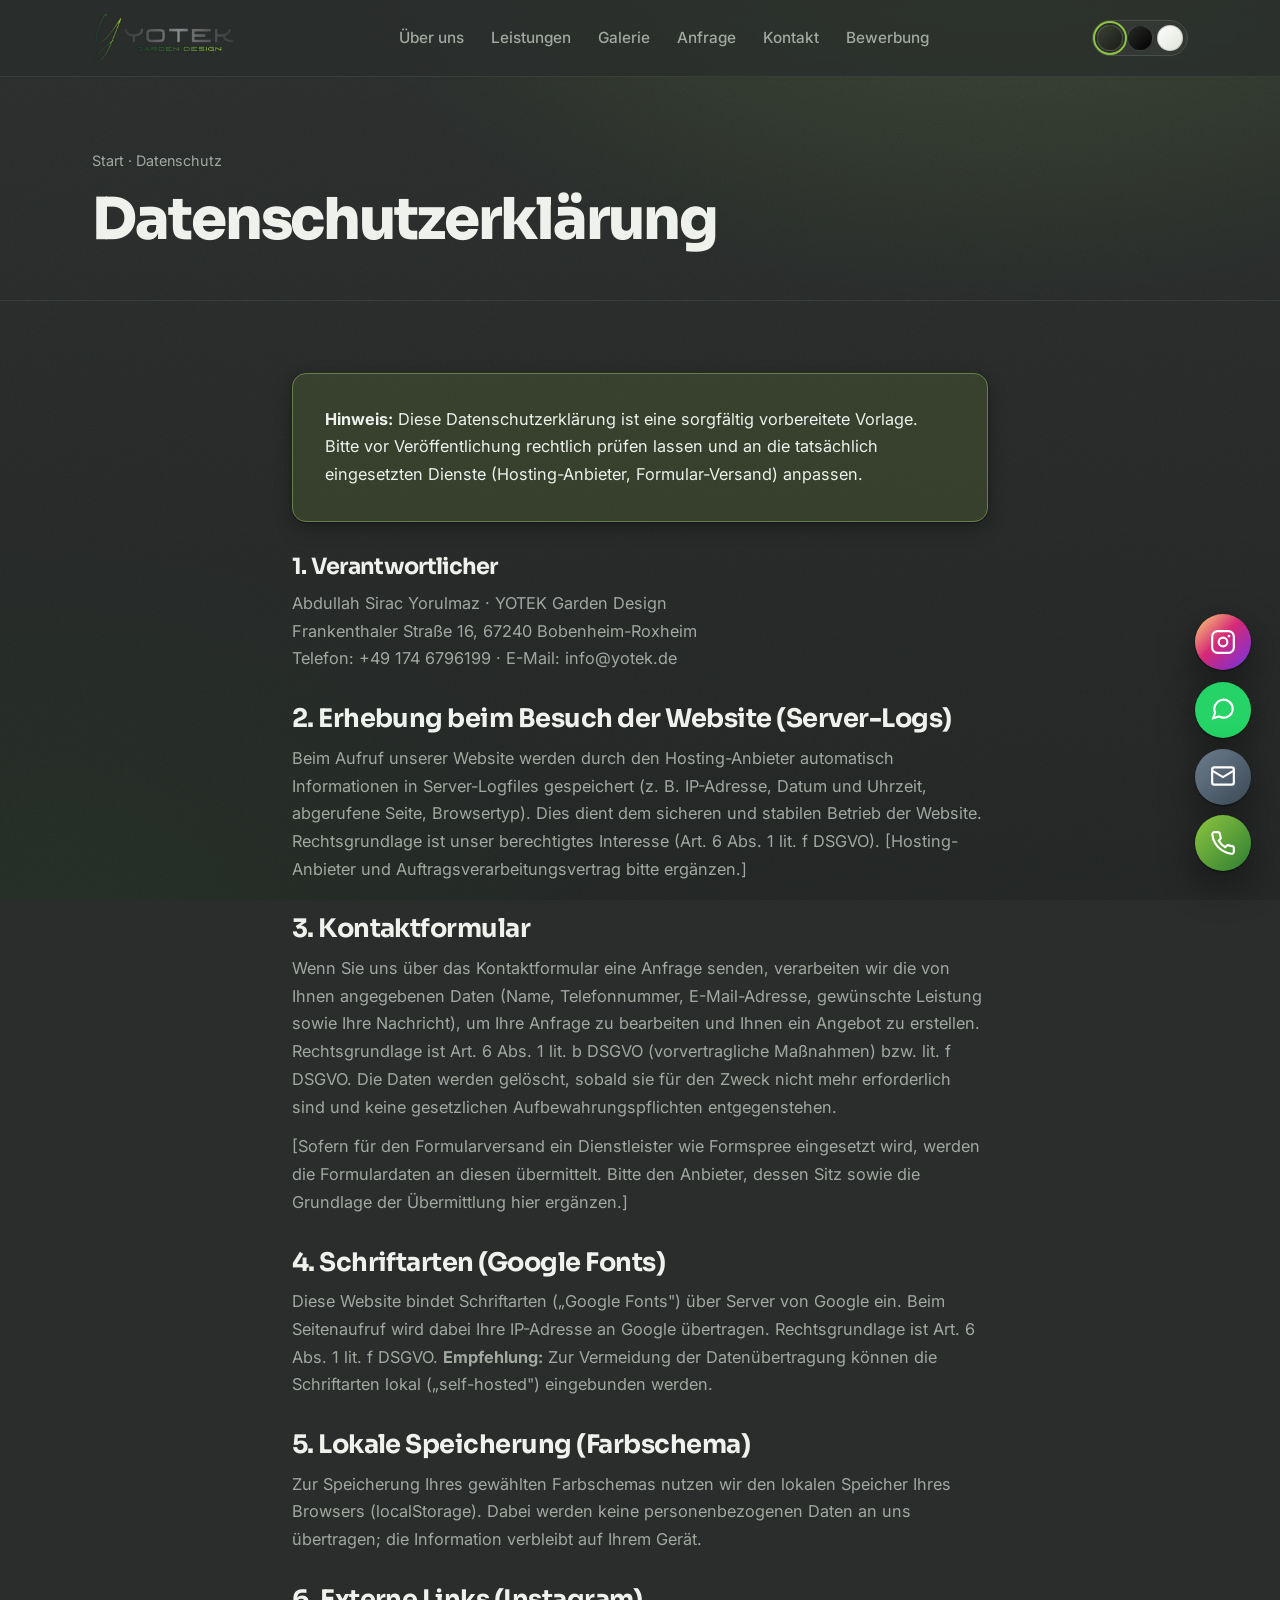
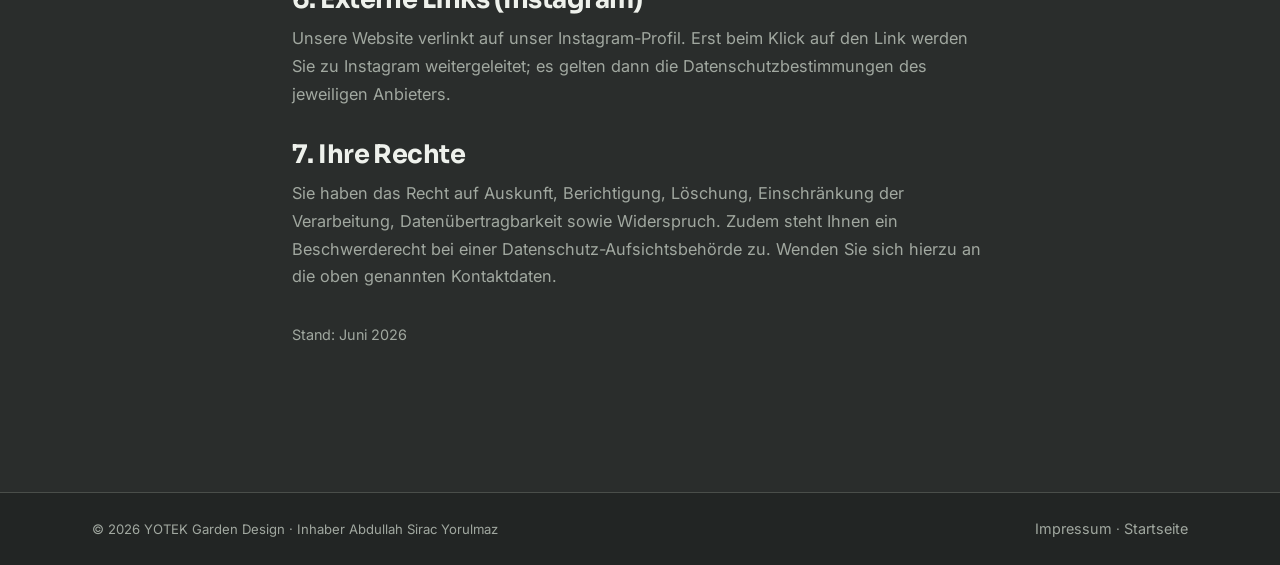
<file: datenschutz.html>
<!doctype html>
<html lang="de" data-theme="anthrazit">
<head>
<meta charset="utf-8">
<meta name="viewport" content="width=device-width, initial-scale=1">
<title>Datenschutzerklärung | YOTEK Garden Design</title>
<meta name="description" content="Datenschutzerklärung von YOTEK Garden Design – Informationen zur Verarbeitung personenbezogener Daten.">
<meta name="robots" content="noindex, follow">
<link rel="canonical" href="https://www.yotek.de/datenschutz.html">
<link rel="icon" href="/favicon.ico?v=3" sizes="48x48">
<link rel="icon" type="image/png" sizes="192x192" href="/assets/logo/favicon-192.png?v=3">
<link rel="icon" type="image/png" sizes="48x48" href="/assets/logo/favicon-48.png?v=3">
<link rel="apple-touch-icon" href="/assets/logo/apple-touch-icon.png?v=3">
<link rel="preconnect" href="https://fonts.googleapis.com">
<link rel="preconnect" href="https://fonts.gstatic.com" crossorigin>
<link href="https://fonts.googleapis.com/css2?family=Sora:wght@400;600;700;800&family=Inter:wght@400;500;600&display=swap" rel="stylesheet">
<link rel="stylesheet" href="css/style.css">
<script>document.documentElement.setAttribute('data-theme','anthrazit');</script>
</head>
<body>

<svg width="0" height="0" style="position:absolute" aria-hidden="true" focusable="false">
  <defs>
    <linearGradient id="yotek-grad" x1="0" y1="0" x2="0" y2="1"><stop offset="0" stop-color="#9ad94a"/><stop offset="1" stop-color="#1f7a34"/></linearGradient>
    <symbol id="logo-y" viewBox="0 0 120 150"><path fill="none" stroke="url(#yotek-grad)" stroke-width="9" stroke-linecap="round" stroke-linejoin="round" d="M27,22 C40,58 56,76 64,90 M97,22 C84,54 74,70 64,90 C64,112 72,120 60,132 C49,143 38,134 46,122"/></symbol>
  </defs>
</svg>

<header class="header">
  <div class="wrap header__row">
    <a class="brand" href="index.html" aria-label="YOTEK Garden Design – Startseite">
      <img class="brand__logo brand__logo--dark" src="assets/logo/logo-dark.png" alt="YOTEK Garden Design" width="865" height="324"><img class="brand__logo brand__logo--light" src="assets/logo/logo-light.png" alt="YOTEK Garden Design" width="776" height="293">
    </a>
    <nav class="nav" aria-label="Hauptmenü">
      <a class="nav__link" href="ueber-uns.html">Über uns</a>
      <a class="nav__link" href="leistungen.html">Leistungen</a>
      <a class="nav__link" href="https://instagram.com/gardendesignyotek" target="_blank" rel="noopener">Galerie</a>
      <a class="nav__link" href="index.html#angebot">Anfrage</a>
      <a class="nav__link" href="index.html#kontakt">Kontakt</a>
      <a class="nav__link" href="index.html#bewerbung">Bewerbung</a>
    </nav>
    <div class="header__actions">
      <div class="themes" role="group" aria-label="Farbschema wählen">
        <button class="theme-btn" data-set="anthrazit" aria-pressed="true" title="Anthrazit" aria-label="Anthrazit-Design"></button>
        <button class="theme-btn" data-set="schwarz" aria-pressed="false" title="Schwarz" aria-label="Schwarzes Design"></button>
        <button class="theme-btn" data-set="weiss" aria-pressed="false" title="Weiß" aria-label="Weißes Design"></button>
      </div>
      <button class="nav-toggle" aria-label="Menü öffnen" aria-expanded="false"><svg viewBox="0 0 24 24" fill="none" stroke="currentColor" stroke-width="2" stroke-linecap="round"><path d="M4 6h16M4 12h16M4 18h16"/></svg></button>
    </div>
  </div>
</header>

<main>
<section class="page-hero">
  <div class="wrap">
    <p class="breadcrumb"><a href="index.html">Start</a> · Datenschutz</p>
    <h1 style="margin-top:var(--sp-3)">Datenschutzerklärung</h1>
  </div>
</section>

<section class="section section--tight">
  <div class="wrap" style="max-width:780px">
    <div class="card" style="padding:clamp(1.2rem,3vw,2rem);background:var(--accent-soft);border-color:color-mix(in srgb,var(--accent) 35%,var(--border));margin-bottom:var(--sp-5)">
      <strong>Hinweis:</strong> Diese Datenschutzerklärung ist eine sorgfältig vorbereitete Vorlage. Bitte vor Veröffentlichung rechtlich prüfen lassen und an die tatsächlich eingesetzten Dienste (Hosting-Anbieter, Formular-Versand) anpassen.
    </div>

    <h2 style="font-size:1.4rem">1. Verantwortlicher</h2>
    <p style="margin-top:var(--sp-2);color:var(--muted)">
      Abdullah Sirac Yorulmaz · YOTEK Garden Design<br>
      Frankenthaler Straße 16, 67240 Bobenheim-Roxheim<br>
      Telefon: +49 174 6796199 · E-Mail: info@yotek.de
    </p>

    <h3 style="margin-top:var(--sp-5)">2. Erhebung beim Besuch der Website (Server-Logs)</h3>
    <p style="margin-top:var(--sp-2);color:var(--muted)">Beim Aufruf unserer Website werden durch den Hosting-Anbieter automatisch Informationen in Server-Logfiles gespeichert (z.&nbsp;B. IP-Adresse, Datum und Uhrzeit, abgerufene Seite, Browsertyp). Dies dient dem sicheren und stabilen Betrieb der Website. Rechtsgrundlage ist unser berechtigtes Interesse (Art. 6 Abs. 1 lit. f DSGVO). [Hosting-Anbieter und Auftragsverarbeitungsvertrag bitte ergänzen.]</p>

    <h3 style="margin-top:var(--sp-5)">3. Kontaktformular</h3>
    <p style="margin-top:var(--sp-2);color:var(--muted)">Wenn Sie uns über das Kontaktformular eine Anfrage senden, verarbeiten wir die von Ihnen angegebenen Daten (Name, Telefonnummer, E-Mail-Adresse, gewünschte Leistung sowie Ihre Nachricht), um Ihre Anfrage zu bearbeiten und Ihnen ein Angebot zu erstellen. Rechtsgrundlage ist Art. 6 Abs. 1 lit. b DSGVO (vorvertragliche Maßnahmen) bzw. lit. f DSGVO. Die Daten werden gelöscht, sobald sie für den Zweck nicht mehr erforderlich sind und keine gesetzlichen Aufbewahrungspflichten entgegenstehen.</p>
    <p style="margin-top:var(--sp-2);color:var(--muted)">[Sofern für den Formularversand ein Dienstleister wie Formspree eingesetzt wird, werden die Formulardaten an diesen übermittelt. Bitte den Anbieter, dessen Sitz sowie die Grundlage der Übermittlung hier ergänzen.]</p>

    <h3 style="margin-top:var(--sp-5)">4. Schriftarten (Google Fonts)</h3>
    <p style="margin-top:var(--sp-2);color:var(--muted)">Diese Website bindet Schriftarten („Google Fonts") über Server von Google ein. Beim Seitenaufruf wird dabei Ihre IP-Adresse an Google übertragen. Rechtsgrundlage ist Art. 6 Abs. 1 lit. f DSGVO. <strong>Empfehlung:</strong> Zur Vermeidung der Datenübertragung können die Schriftarten lokal („self-hosted") eingebunden werden.</p>

    <h3 style="margin-top:var(--sp-5)">5. Lokale Speicherung (Farbschema)</h3>
    <p style="margin-top:var(--sp-2);color:var(--muted)">Zur Speicherung Ihres gewählten Farbschemas nutzen wir den lokalen Speicher Ihres Browsers (localStorage). Dabei werden keine personenbezogenen Daten an uns übertragen; die Information verbleibt auf Ihrem Gerät.</p>

    <h3 style="margin-top:var(--sp-5)">6. Externe Links (Instagram)</h3>
    <p style="margin-top:var(--sp-2);color:var(--muted)">Unsere Website verlinkt auf unser Instagram-Profil. Erst beim Klick auf den Link werden Sie zu Instagram weitergeleitet; es gelten dann die Datenschutzbestimmungen des jeweiligen Anbieters.</p>

    <h3 style="margin-top:var(--sp-5)">7. Ihre Rechte</h3>
    <p style="margin-top:var(--sp-2);color:var(--muted)">Sie haben das Recht auf Auskunft, Berichtigung, Löschung, Einschränkung der Verarbeitung, Datenübertragbarkeit sowie Widerspruch. Zudem steht Ihnen ein Beschwerderecht bei einer Datenschutz-Aufsichtsbehörde zu. Wenden Sie sich hierzu an die oben genannten Kontaktdaten.</p>

    <p style="margin-top:var(--sp-5);color:var(--muted);font-size:var(--fs-small)">Stand: Juni 2026</p>
  </div>
</section>
</main>

<footer class="footer">
  <div class="wrap">
    <div class="footer__bottom" style="border:0">
      <span>© 2026 YOTEK Garden Design · Inhaber Abdullah Sirac Yorulmaz</span>
      <span><a href="impressum.html">Impressum</a> · <a href="index.html">Startseite</a></span>
    </div>
  </div>
</footer>

<div class="floaties">
  <a class="float-link" href="https://instagram.com/gardendesignyotek" target="_blank" rel="noopener" aria-label="YOTEK auf Instagram">
    <span class="float-btn float-btn--ig"><svg viewBox="0 0 24 24" fill="none" stroke="currentColor" stroke-width="2"><rect x="2" y="2" width="20" height="20" rx="5"/><circle cx="12" cy="12" r="4"/><circle cx="17.5" cy="6.5" r="1.3" fill="currentColor" stroke="none"/></svg></span>
    <span class="float-btn__tip">Auf Instagram</span>
  </a>
  <a class="float-link" href="https://wa.me/491746796199" target="_blank" rel="noopener" aria-label="YOTEK per WhatsApp schreiben: +49 174 6796199">
    <span class="float-btn float-btn--wa"><svg viewBox="0 0 24 24" fill="none" stroke="currentColor" stroke-width="2"><path d="M21 11.5a8.5 8.5 0 0 1-12.6 7.4L3 20.5l1.7-5.2A8.5 8.5 0 1 1 21 11.5Z"/></svg></span>
    <span class="float-btn__tip">Per WhatsApp schreiben</span>
  </a>
  <a class="float-link" href="mailto:info@yotek.de" aria-label="YOTEK per E-Mail schreiben: info@yotek.de">
    <span class="float-btn float-btn--mail"><svg viewBox="0 0 24 24" fill="none" stroke="currentColor" stroke-width="2"><rect x="2" y="4" width="20" height="16" rx="2"/><path d="m22 7-10 6L2 7"/></svg></span>
    <span class="float-btn__tip">E-Mail schreiben</span>
  </a>
  <a class="float-link" href="tel:+491746796199" aria-label="YOTEK anrufen: +49 174 6796199">
    <span class="float-btn float-btn--phone"><svg viewBox="0 0 24 24" fill="none" stroke="currentColor" stroke-width="2"><path d="M22 16.92v3a2 2 0 0 1-2.18 2 19.79 19.79 0 0 1-8.63-3.07 19.5 19.5 0 0 1-6-6 19.79 19.79 0 0 1-3.07-8.67A2 2 0 0 1 4.11 2h3a2 2 0 0 1 2 1.72c.13.96.36 1.9.7 2.81a2 2 0 0 1-.45 2.11L8.09 9.91a16 16 0 0 0 6 6l1.27-1.27a2 2 0 0 1 2.11-.45c.91.34 1.85.57 2.81.7A2 2 0 0 1 22 16.92Z"/></svg></span>
    <span class="float-btn__tip">Jetzt anrufen</span>
  </a>
</div>

<script src="js/theme.js"></script>
</body>
</html>
</file>
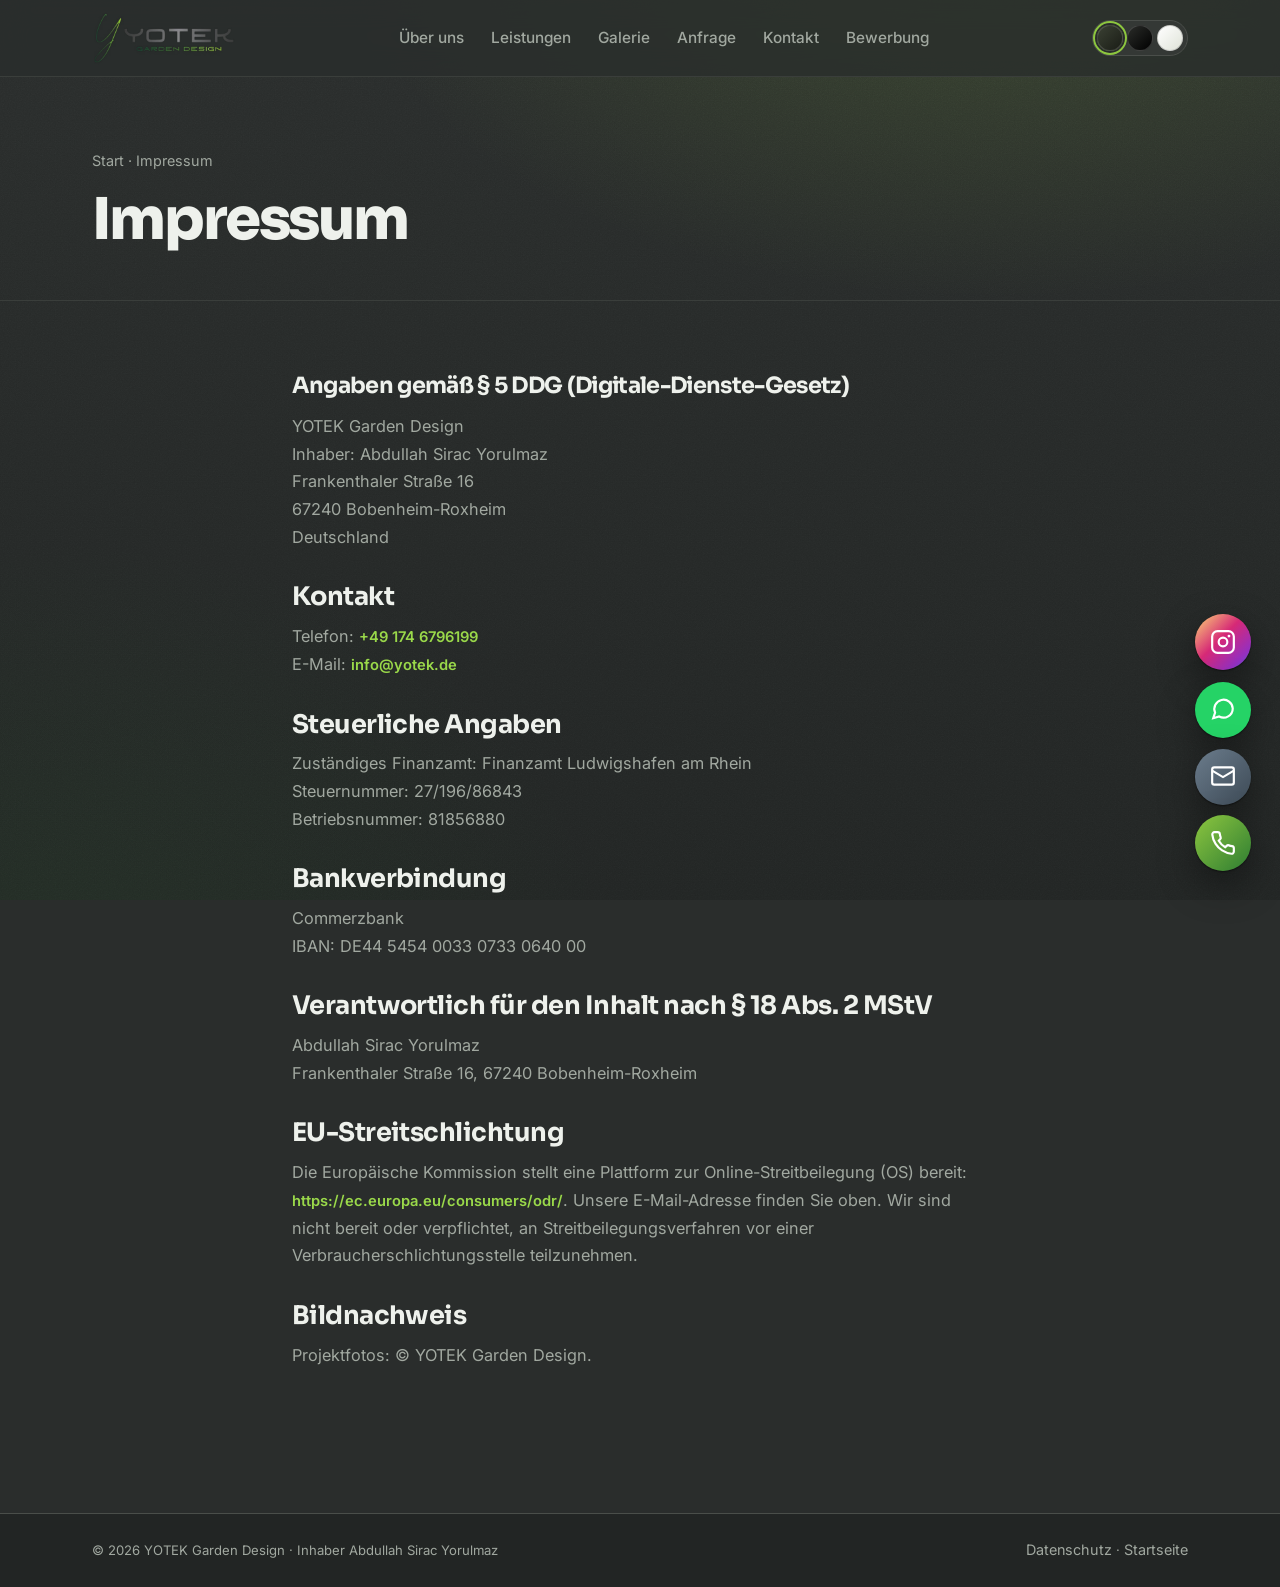
<file: impressum.html>
<!doctype html>
<html lang="de" data-theme="anthrazit">
<head>
<meta charset="utf-8">
<meta name="viewport" content="width=device-width, initial-scale=1">
<title>Impressum | YOTEK Garden Design</title>
<meta name="description" content="Impressum von YOTEK Garden Design, Inhaber Abdullah Sirac Yorulmaz, Bobenheim-Roxheim.">
<meta name="robots" content="noindex, follow">
<link rel="canonical" href="https://www.yotek.de/impressum.html">
<link rel="icon" href="/favicon.ico?v=3" sizes="48x48">
<link rel="icon" type="image/png" sizes="192x192" href="/assets/logo/favicon-192.png?v=3">
<link rel="icon" type="image/png" sizes="48x48" href="/assets/logo/favicon-48.png?v=3">
<link rel="apple-touch-icon" href="/assets/logo/apple-touch-icon.png?v=3">
<link rel="preconnect" href="https://fonts.googleapis.com">
<link rel="preconnect" href="https://fonts.gstatic.com" crossorigin>
<link href="https://fonts.googleapis.com/css2?family=Sora:wght@400;600;700;800&family=Inter:wght@400;500;600&display=swap" rel="stylesheet">
<link rel="stylesheet" href="css/style.css">
<script>document.documentElement.setAttribute('data-theme','anthrazit');</script>
</head>
<body>

<svg width="0" height="0" style="position:absolute" aria-hidden="true" focusable="false">
  <defs>
    <linearGradient id="yotek-grad" x1="0" y1="0" x2="0" y2="1"><stop offset="0" stop-color="#9ad94a"/><stop offset="1" stop-color="#1f7a34"/></linearGradient>
    <symbol id="logo-y" viewBox="0 0 120 150"><path fill="none" stroke="url(#yotek-grad)" stroke-width="9" stroke-linecap="round" stroke-linejoin="round" d="M27,22 C40,58 56,76 64,90 M97,22 C84,54 74,70 64,90 C64,112 72,120 60,132 C49,143 38,134 46,122"/></symbol>
  </defs>
</svg>

<header class="header">
  <div class="wrap header__row">
    <a class="brand" href="index.html" aria-label="YOTEK Garden Design – Startseite">
      <img class="brand__logo brand__logo--dark" src="assets/logo/logo-dark.png" alt="YOTEK Garden Design" width="865" height="324"><img class="brand__logo brand__logo--light" src="assets/logo/logo-light.png" alt="YOTEK Garden Design" width="776" height="293">
    </a>
    <nav class="nav" aria-label="Hauptmenü">
      <a class="nav__link" href="ueber-uns.html">Über uns</a>
      <a class="nav__link" href="leistungen.html">Leistungen</a>
      <a class="nav__link" href="https://instagram.com/gardendesignyotek" target="_blank" rel="noopener">Galerie</a>
      <a class="nav__link" href="index.html#angebot">Anfrage</a>
      <a class="nav__link" href="index.html#kontakt">Kontakt</a>
      <a class="nav__link" href="index.html#bewerbung">Bewerbung</a>
    </nav>
    <div class="header__actions">
      <div class="themes" role="group" aria-label="Farbschema wählen">
        <button class="theme-btn" data-set="anthrazit" aria-pressed="true" title="Anthrazit" aria-label="Anthrazit-Design"></button>
        <button class="theme-btn" data-set="schwarz" aria-pressed="false" title="Schwarz" aria-label="Schwarzes Design"></button>
        <button class="theme-btn" data-set="weiss" aria-pressed="false" title="Weiß" aria-label="Weißes Design"></button>
      </div>
      <button class="nav-toggle" aria-label="Menü öffnen" aria-expanded="false"><svg viewBox="0 0 24 24" fill="none" stroke="currentColor" stroke-width="2" stroke-linecap="round"><path d="M4 6h16M4 12h16M4 18h16"/></svg></button>
    </div>
  </div>
</header>

<main>
<section class="page-hero">
  <div class="wrap">
    <p class="breadcrumb"><a href="index.html">Start</a> · Impressum</p>
    <h1 style="margin-top:var(--sp-3)">Impressum</h1>
  </div>
</section>

<section class="section section--tight">
  <div class="wrap" style="max-width:780px">
    <h2 style="font-size:1.4rem">Angaben gemäß § 5 DDG (Digitale-Dienste-Gesetz)</h2>
    <p style="margin-top:var(--sp-3);color:var(--muted)">
      YOTEK Garden Design<br>
      Inhaber: Abdullah Sirac Yorulmaz<br>
      Frankenthaler Straße 16<br>
      67240 Bobenheim-Roxheim<br>
      Deutschland
    </p>

    <h3 style="margin-top:var(--sp-5)">Kontakt</h3>
    <p style="margin-top:var(--sp-2);color:var(--muted)">
      Telefon: <a class="service__link" style="display:inline" href="tel:+491746796199">+49 174 6796199</a><br>
      E-Mail: <a class="service__link" style="display:inline" href="mailto:info@yotek.de">info@yotek.de</a>
    </p>

    <h3 style="margin-top:var(--sp-5)">Steuerliche Angaben</h3>
    <p style="margin-top:var(--sp-2);color:var(--muted)">
      Zuständiges Finanzamt: Finanzamt Ludwigshafen am Rhein<br>
      Steuernummer: 27/196/86843<br>
      Betriebsnummer: 81856880
    </p>

    <h3 style="margin-top:var(--sp-5)">Bankverbindung</h3>
    <p style="margin-top:var(--sp-2);color:var(--muted)">
      Commerzbank<br>
      IBAN: DE44 5454 0033 0733 0640 00
    </p>

    <h3 style="margin-top:var(--sp-5)">Verantwortlich für den Inhalt nach § 18 Abs. 2 MStV</h3>
    <p style="margin-top:var(--sp-2);color:var(--muted)">
      Abdullah Sirac Yorulmaz<br>
      Frankenthaler Straße 16, 67240 Bobenheim-Roxheim
    </p>

    <h3 style="margin-top:var(--sp-5)">EU-Streitschlichtung</h3>
    <p style="margin-top:var(--sp-2);color:var(--muted)">
      Die Europäische Kommission stellt eine Plattform zur Online-Streitbeilegung (OS) bereit:
      <a class="service__link" style="display:inline" href="https://ec.europa.eu/consumers/odr/" target="_blank" rel="noopener">https://ec.europa.eu/consumers/odr/</a>.
      Unsere E-Mail-Adresse finden Sie oben. Wir sind nicht bereit oder verpflichtet, an Streitbeilegungsverfahren vor einer Verbraucherschlichtungsstelle teilzunehmen.
    </p>

    <h3 style="margin-top:var(--sp-5)">Bildnachweis</h3>
    <p style="margin-top:var(--sp-2);color:var(--muted)">Projektfotos: © YOTEK Garden Design.</p>
  </div>
</section>
</main>

<footer class="footer">
  <div class="wrap">
    <div class="footer__bottom" style="border:0">
      <span>© 2026 YOTEK Garden Design · Inhaber Abdullah Sirac Yorulmaz</span>
      <span><a href="datenschutz.html">Datenschutz</a> · <a href="index.html">Startseite</a></span>
    </div>
  </div>
</footer>

<div class="floaties">
  <a class="float-link" href="https://instagram.com/gardendesignyotek" target="_blank" rel="noopener" aria-label="YOTEK auf Instagram">
    <span class="float-btn float-btn--ig"><svg viewBox="0 0 24 24" fill="none" stroke="currentColor" stroke-width="2"><rect x="2" y="2" width="20" height="20" rx="5"/><circle cx="12" cy="12" r="4"/><circle cx="17.5" cy="6.5" r="1.3" fill="currentColor" stroke="none"/></svg></span>
    <span class="float-btn__tip">Auf Instagram</span>
  </a>
  <a class="float-link" href="https://wa.me/491746796199" target="_blank" rel="noopener" aria-label="YOTEK per WhatsApp schreiben: +49 174 6796199">
    <span class="float-btn float-btn--wa"><svg viewBox="0 0 24 24" fill="none" stroke="currentColor" stroke-width="2"><path d="M21 11.5a8.5 8.5 0 0 1-12.6 7.4L3 20.5l1.7-5.2A8.5 8.5 0 1 1 21 11.5Z"/></svg></span>
    <span class="float-btn__tip">Per WhatsApp schreiben</span>
  </a>
  <a class="float-link" href="mailto:info@yotek.de" aria-label="YOTEK per E-Mail schreiben: info@yotek.de">
    <span class="float-btn float-btn--mail"><svg viewBox="0 0 24 24" fill="none" stroke="currentColor" stroke-width="2"><rect x="2" y="4" width="20" height="16" rx="2"/><path d="m22 7-10 6L2 7"/></svg></span>
    <span class="float-btn__tip">E-Mail schreiben</span>
  </a>
  <a class="float-link" href="tel:+491746796199" aria-label="YOTEK anrufen: +49 174 6796199">
    <span class="float-btn float-btn--phone"><svg viewBox="0 0 24 24" fill="none" stroke="currentColor" stroke-width="2"><path d="M22 16.92v3a2 2 0 0 1-2.18 2 19.79 19.79 0 0 1-8.63-3.07 19.5 19.5 0 0 1-6-6 19.79 19.79 0 0 1-3.07-8.67A2 2 0 0 1 4.11 2h3a2 2 0 0 1 2 1.72c.13.96.36 1.9.7 2.81a2 2 0 0 1-.45 2.11L8.09 9.91a16 16 0 0 0 6 6l1.27-1.27a2 2 0 0 1 2.11-.45c.91.34 1.85.57 2.81.7A2 2 0 0 1 22 16.92Z"/></svg></span>
    <span class="float-btn__tip">Jetzt anrufen</span>
  </a>
</div>

<script src="js/theme.js"></script>
</body>
</html>
</file>
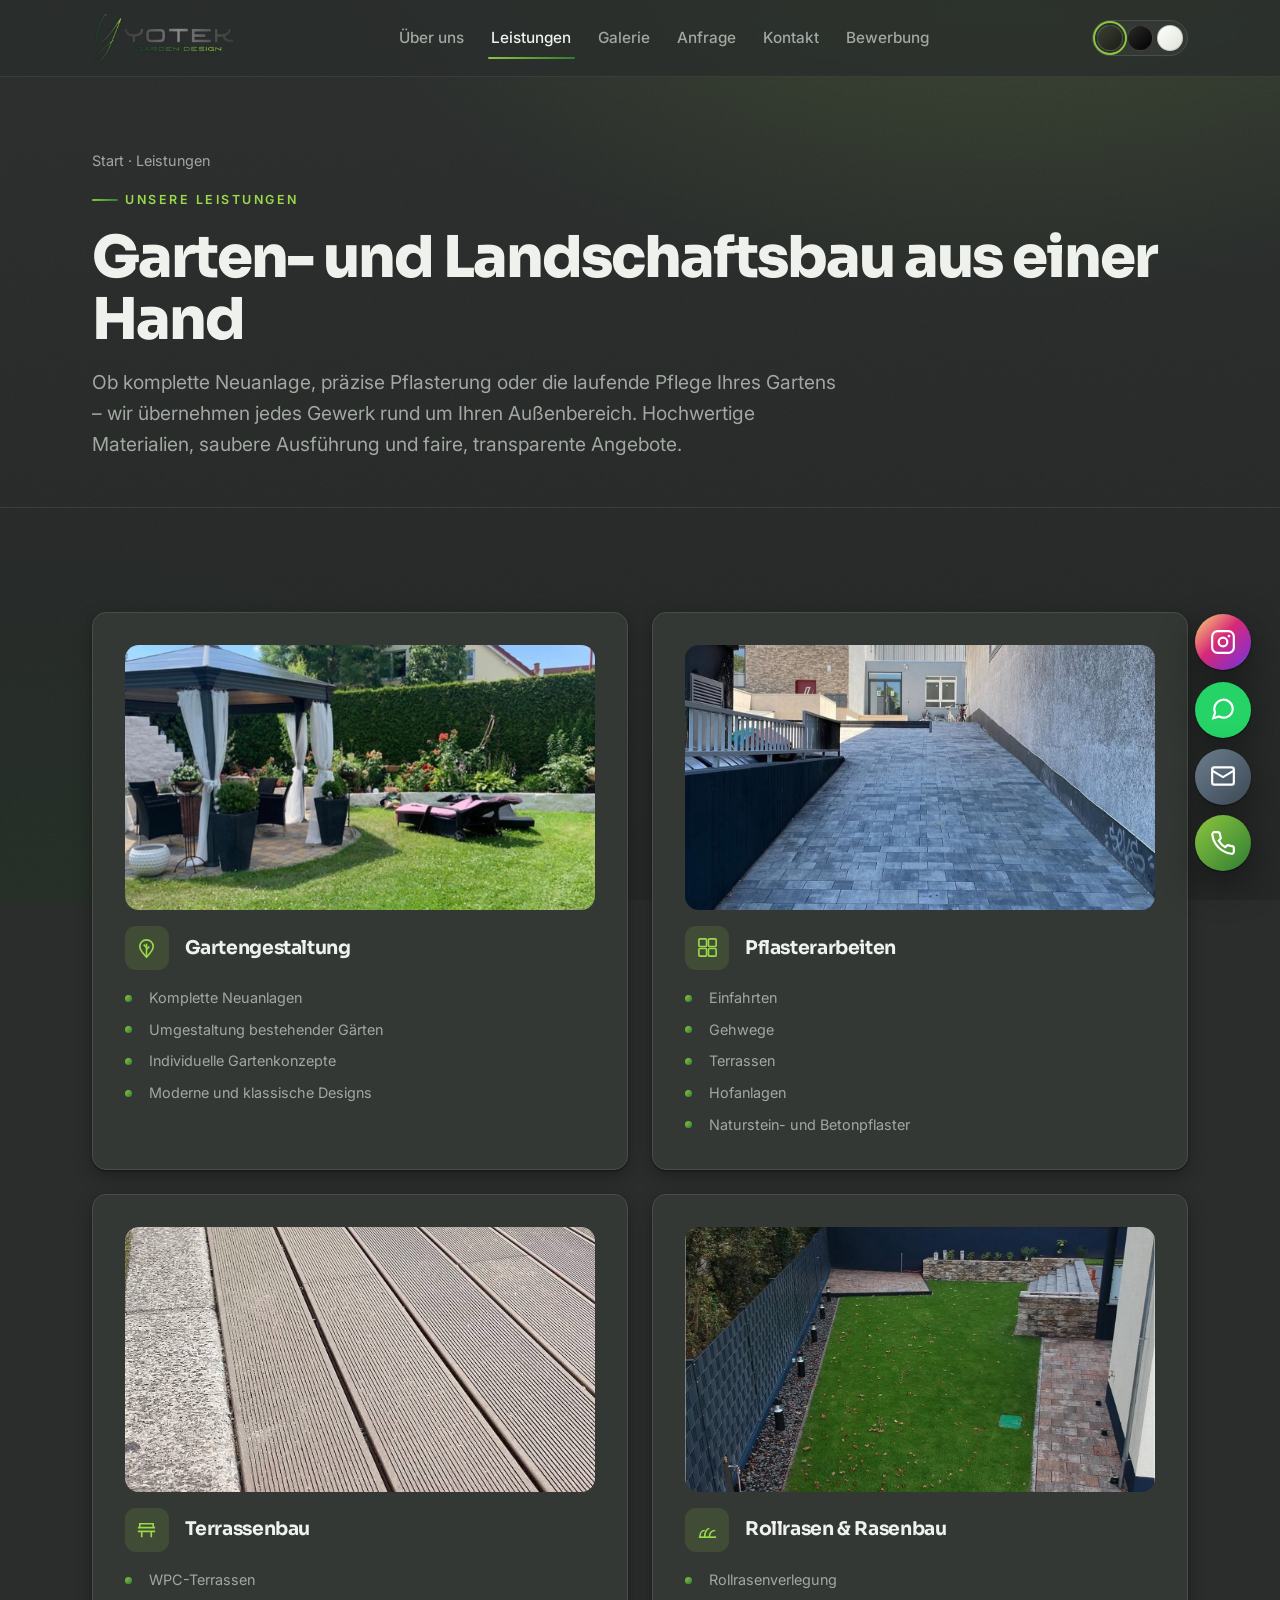
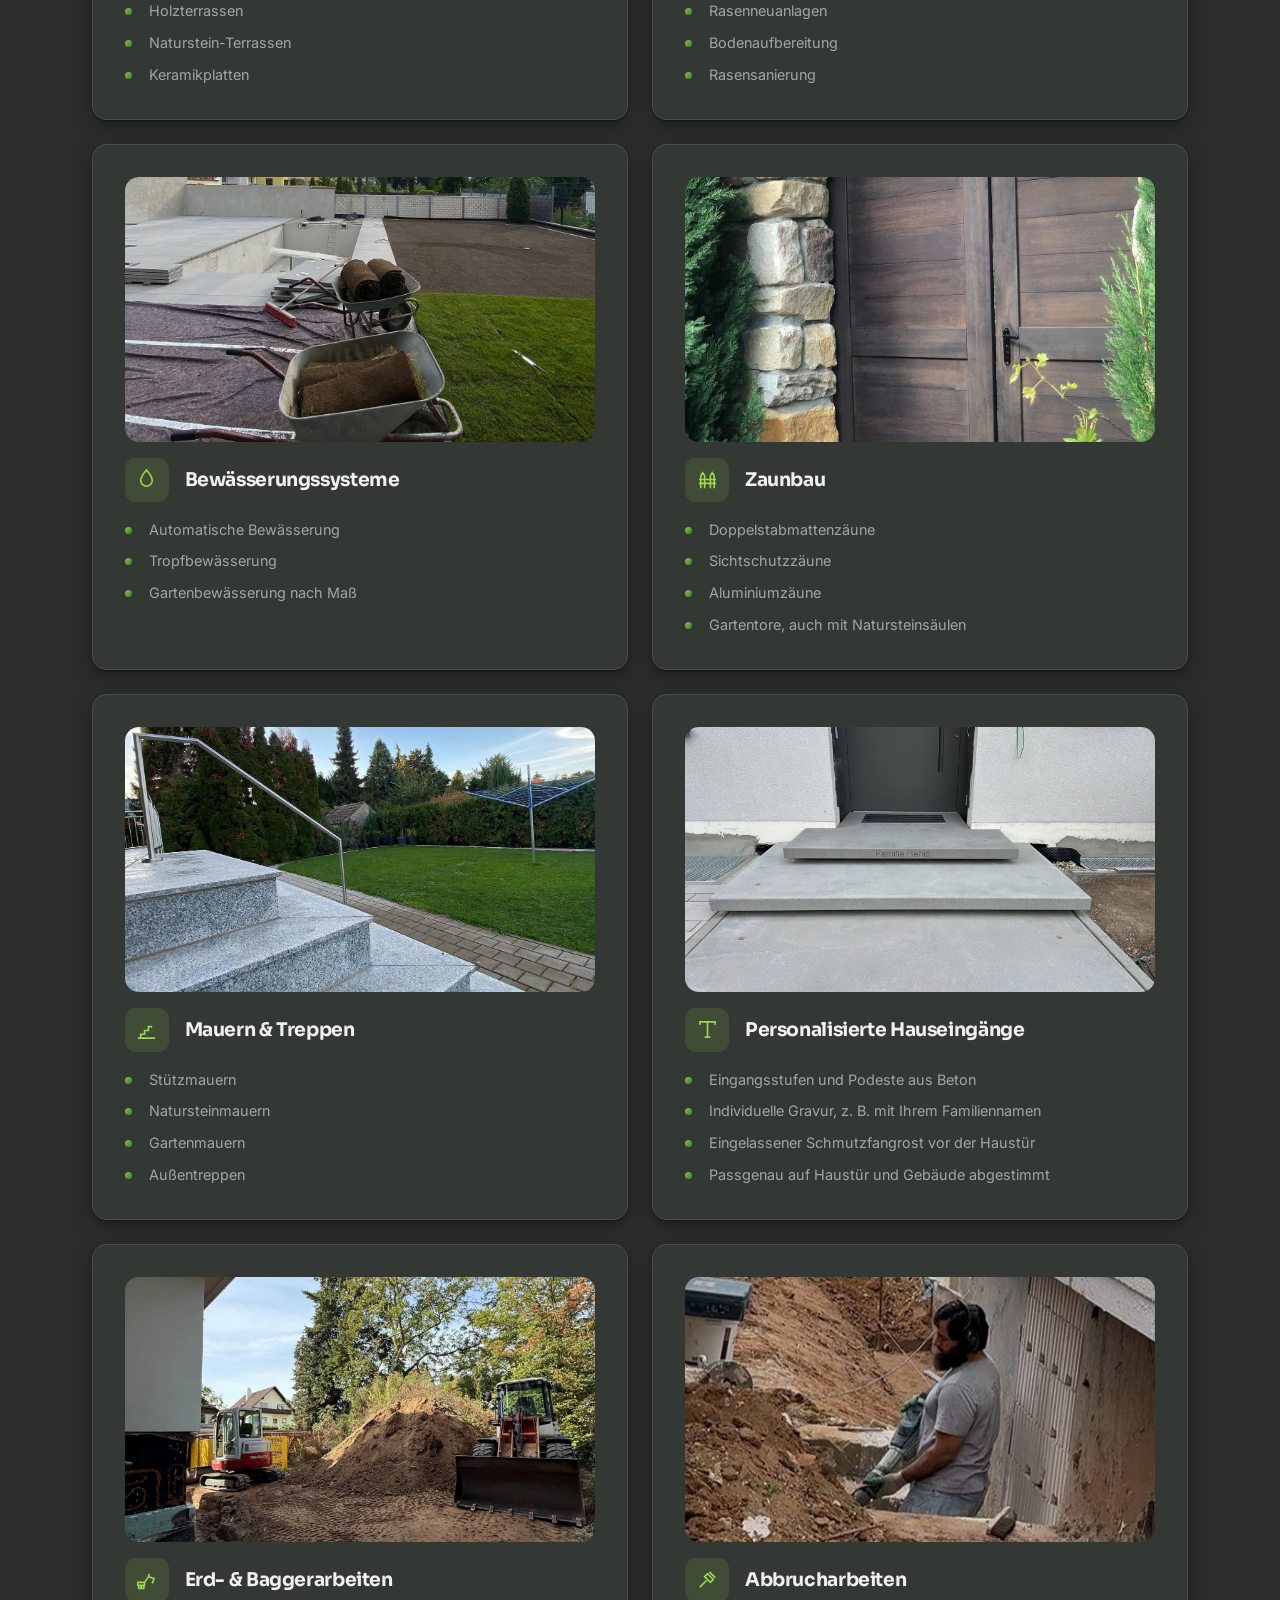
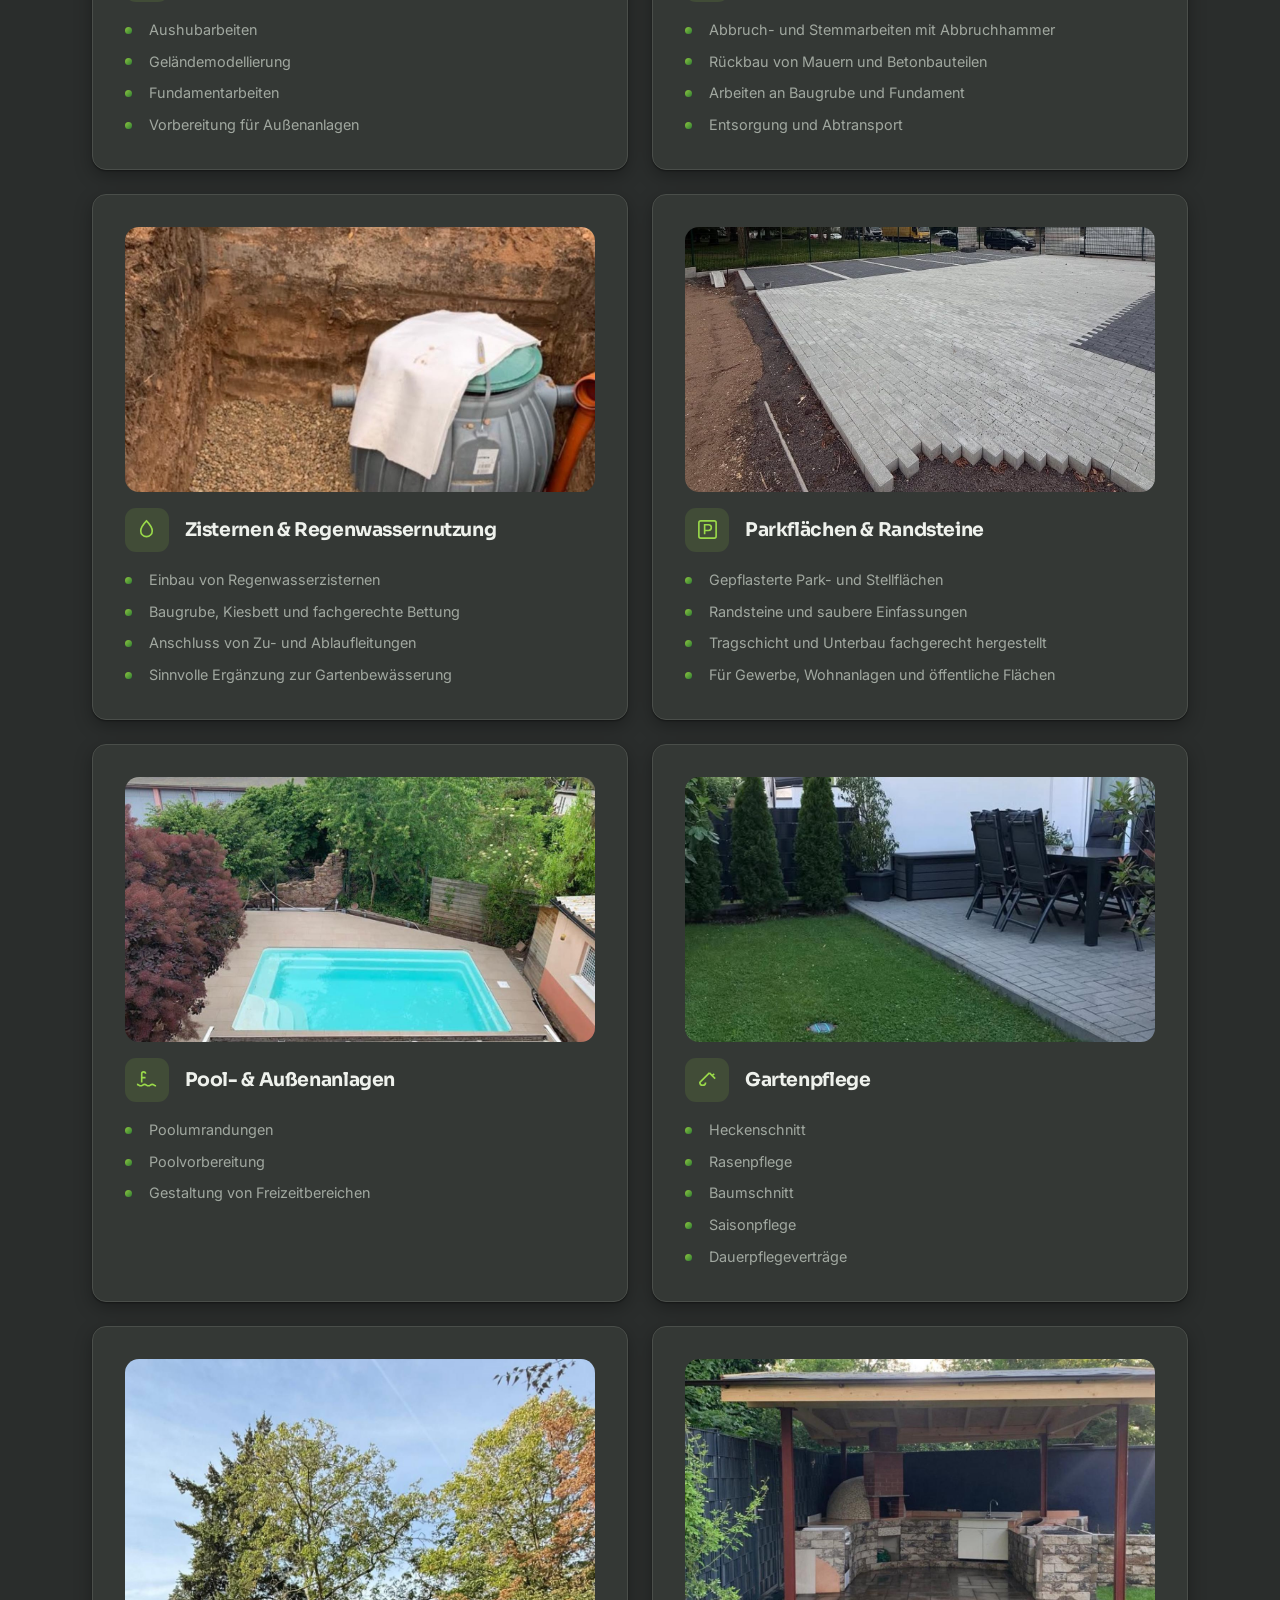
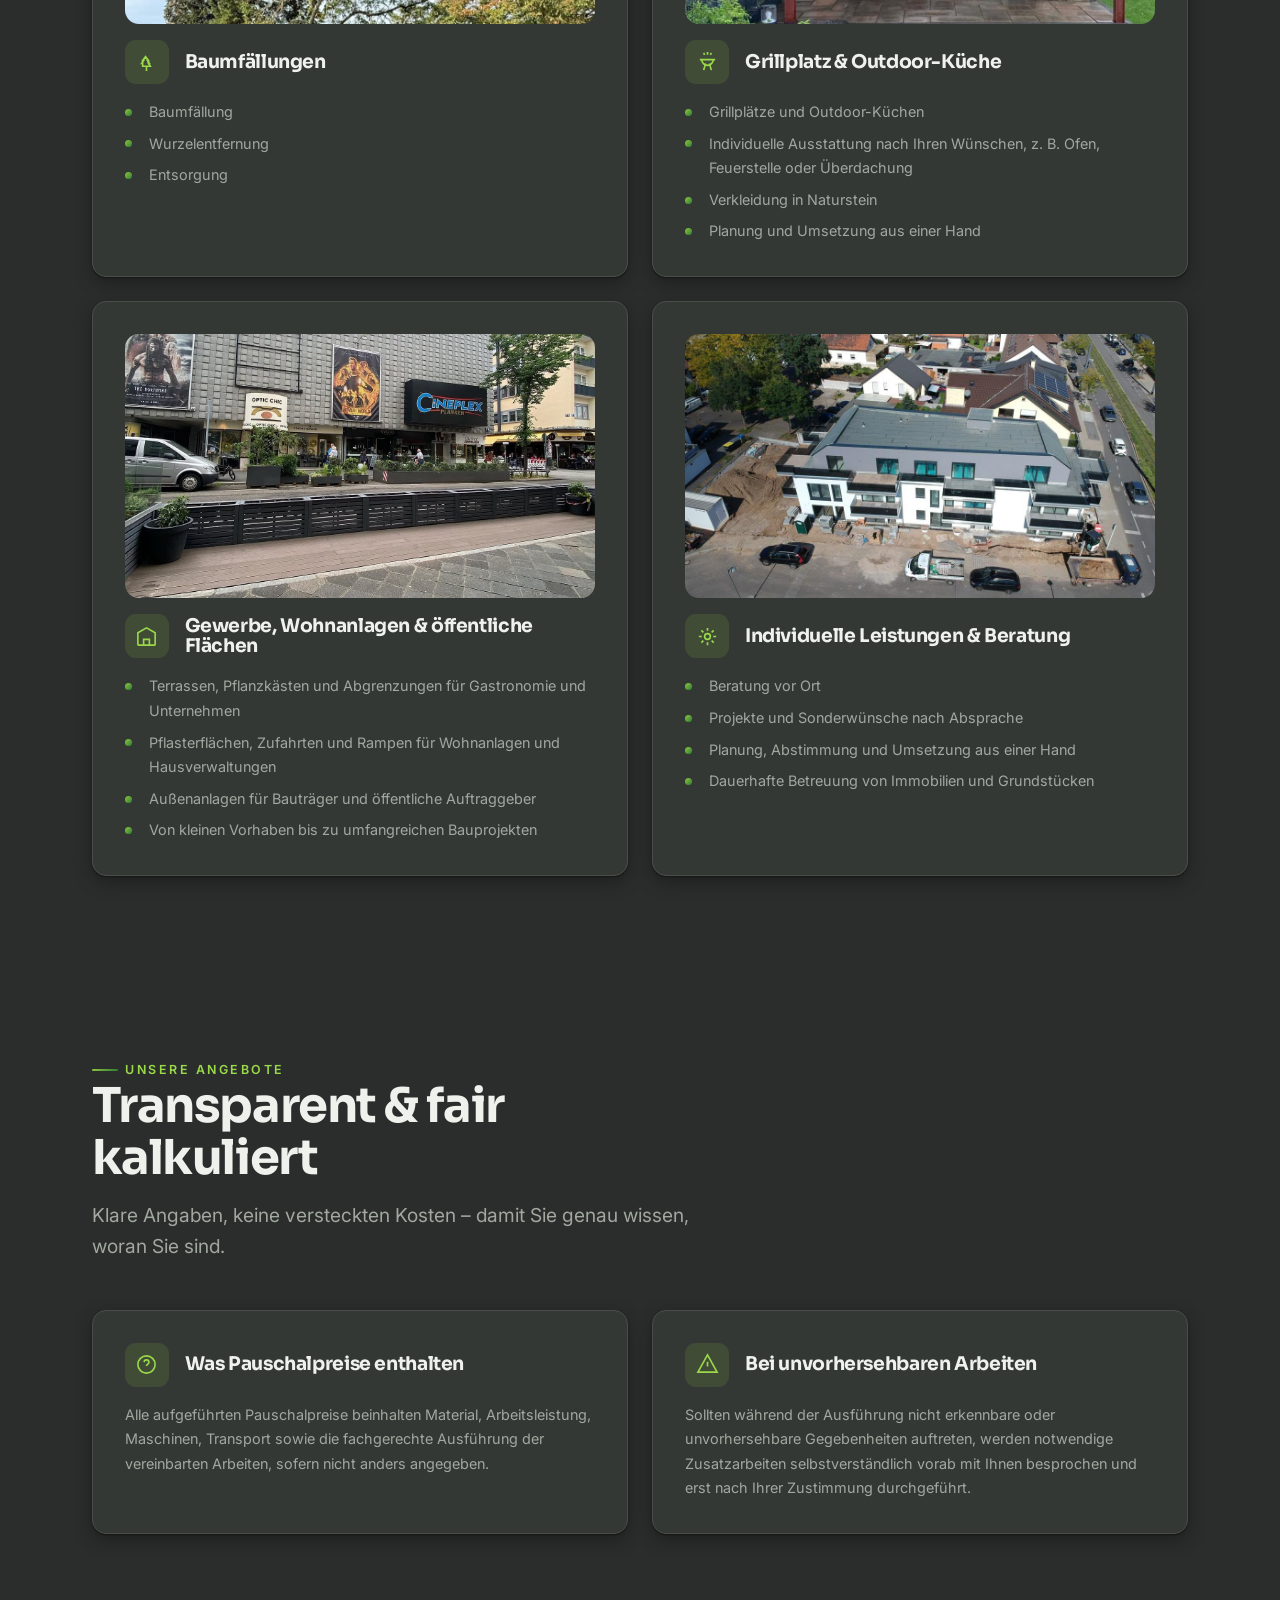
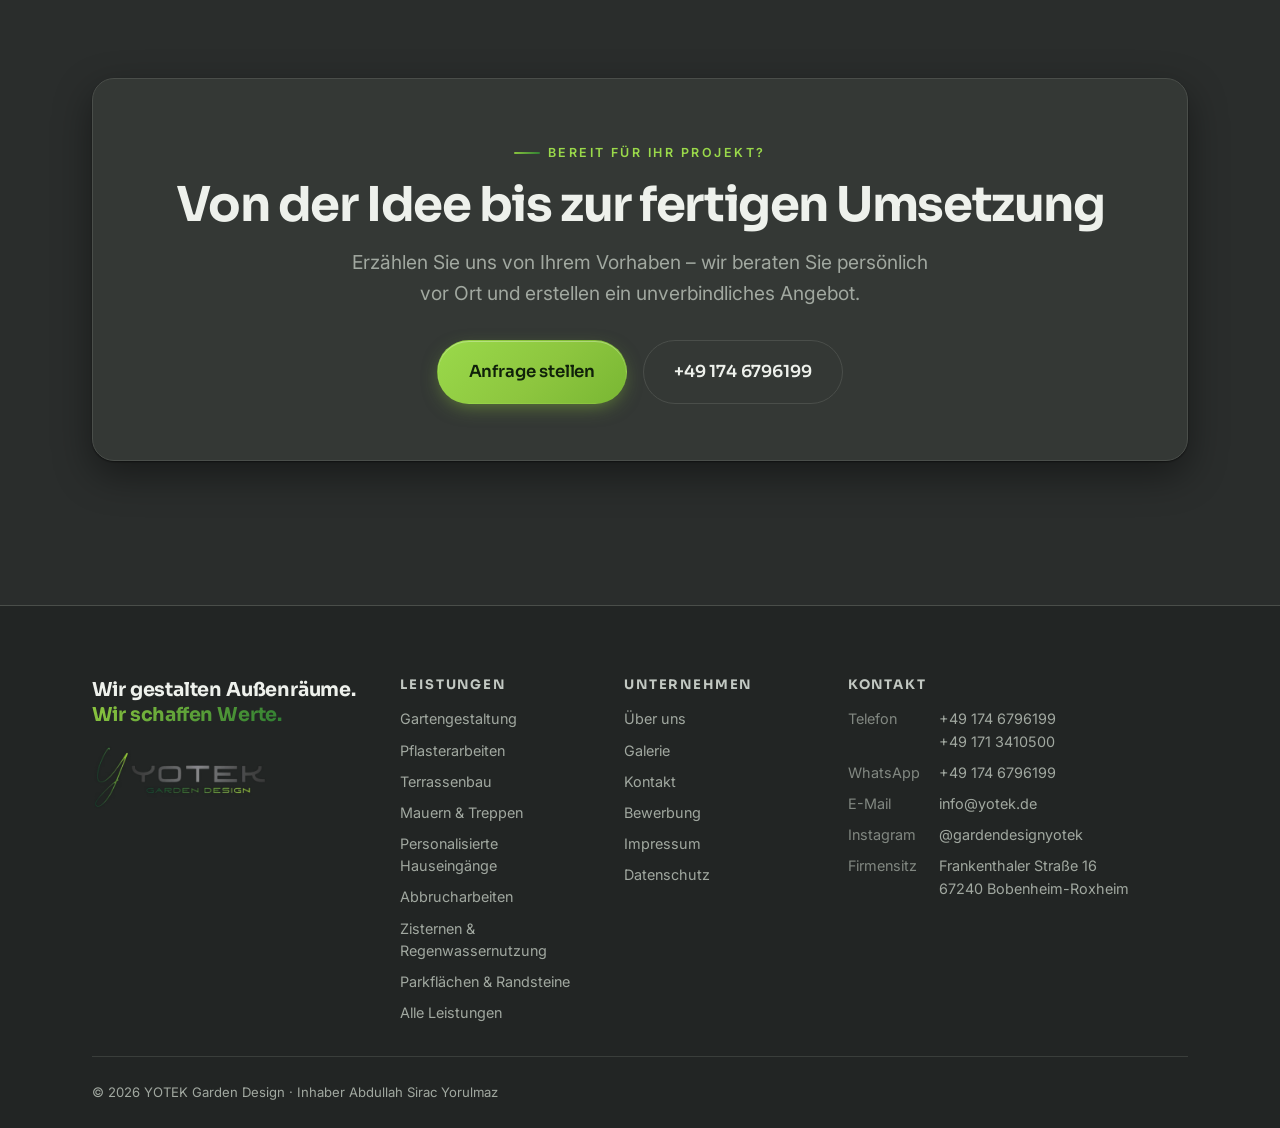
<file: leistungen.html>
<!doctype html>
<html lang="de" data-theme="anthrazit">
<head>
<meta charset="utf-8">
<meta name="viewport" content="width=device-width, initial-scale=1">
<title>Unsere Leistungen – Garten- &amp; Landschaftsbau | YOTEK Garden Design</title>
<meta name="description" content="Leistungen von YOTEK Garden Design: Gartengestaltung, Pflasterarbeiten, Terrassenbau, Rollrasen, Bewässerung, Pools &amp; mehr in Frankenthal, Ludwigshafen, Mannheim, Speyer und Umland.">
<link rel="canonical" href="https://www.yotek.de/leistungen.html">
<meta property="og:type" content="website">
<meta property="og:locale" content="de_DE">
<meta property="og:site_name" content="YOTEK Garden Design">
<meta property="og:title" content="Unsere Leistungen | YOTEK Garden Design">
<meta property="og:description" content="Garten- und Landschaftsbau aus einer Hand – von der Gartengestaltung bis zur Baumfällung.">
<meta property="og:image" content="https://www.yotek.de/assets/logo/og-logo.jpg?v=1">
<meta property="og:image:width" content="1200">
<meta property="og:image:height" content="630">
<link rel="icon" href="/favicon.ico?v=3" sizes="48x48">
<link rel="icon" type="image/png" sizes="192x192" href="/assets/logo/favicon-192.png?v=3">
<link rel="icon" type="image/png" sizes="48x48" href="/assets/logo/favicon-48.png?v=3">
<link rel="apple-touch-icon" href="/assets/logo/apple-touch-icon.png?v=3">
<link rel="preconnect" href="https://fonts.googleapis.com">
<link rel="preconnect" href="https://fonts.gstatic.com" crossorigin>
<link href="https://fonts.googleapis.com/css2?family=Sora:wght@400;600;700;800&family=Inter:wght@400;500;600&display=swap" rel="stylesheet">
<link rel="stylesheet" href="css/style.css">
<script>document.documentElement.setAttribute('data-theme','anthrazit');</script>
</head>
<body>

<svg width="0" height="0" style="position:absolute" aria-hidden="true" focusable="false">
  <defs>
    <linearGradient id="yotek-grad" x1="0" y1="0" x2="0" y2="1"><stop offset="0" stop-color="#9ad94a"/><stop offset="1" stop-color="#1f7a34"/></linearGradient>
    <symbol id="logo-y" viewBox="0 0 120 150"><path fill="none" stroke="url(#yotek-grad)" stroke-width="9" stroke-linecap="round" stroke-linejoin="round" d="M27,22 C40,58 56,76 64,90 M97,22 C84,54 74,70 64,90 C64,112 72,120 60,132 C49,143 38,134 46,122"/></symbol>
  </defs>
</svg>

<header class="header">
  <div class="wrap header__row">
    <a class="brand" href="index.html" aria-label="YOTEK Garden Design – Startseite">
      <img class="brand__logo brand__logo--dark" src="assets/logo/logo-dark.png" alt="YOTEK Garden Design" width="865" height="324"><img class="brand__logo brand__logo--light" src="assets/logo/logo-light.png" alt="YOTEK Garden Design" width="776" height="293">
    </a>
    <nav class="nav" aria-label="Hauptmenü">
      <a class="nav__link" href="ueber-uns.html">Über uns</a>
      <a class="nav__link" href="leistungen.html" aria-current="page">Leistungen</a>
      <a class="nav__link" href="https://instagram.com/gardendesignyotek" target="_blank" rel="noopener">Galerie</a>
      <a class="nav__link" href="index.html#angebot">Anfrage</a>
      <a class="nav__link" href="index.html#kontakt">Kontakt</a>
      <a class="nav__link" href="index.html#bewerbung">Bewerbung</a>
    </nav>
    <div class="header__actions">
      <div class="themes" role="group" aria-label="Farbschema wählen">
        <button class="theme-btn" data-set="anthrazit" aria-pressed="true" title="Anthrazit" aria-label="Anthrazit-Design"></button>
        <button class="theme-btn" data-set="schwarz" aria-pressed="false" title="Schwarz" aria-label="Schwarzes Design"></button>
        <button class="theme-btn" data-set="weiss" aria-pressed="false" title="Weiß" aria-label="Weißes Design"></button>
      </div>
      <button class="nav-toggle" aria-label="Menü öffnen" aria-expanded="false"><svg viewBox="0 0 24 24" fill="none" stroke="currentColor" stroke-width="2" stroke-linecap="round"><path d="M4 6h16M4 12h16M4 18h16"/></svg></button>
    </div>
  </div>
</header>

<main>
<section class="page-hero">
  <div class="wrap">
    <p class="breadcrumb"><a href="index.html">Start</a> · Leistungen</p>
    <span class="eyebrow" style="margin-top:var(--sp-3)">Unsere Leistungen</span>
    <h1>Garten- und Landschaftsbau aus einer Hand</h1>
    <p class="lead">Ob komplette Neuanlage, präzise Pflasterung oder die laufende Pflege Ihres Gartens – wir übernehmen jedes Gewerk rund um Ihren Außenbereich. Hochwertige Materialien, saubere Ausführung und faire, transparente Angebote.</p>
  </div>
</section>

<section class="section">
  <div class="wrap">
    <div class="svc-list">

      <article class="svc-block card reveal" id="gartengestaltung">
        <img class="svc-block__img" src="assets/images/projekte/gartenpavillon-bepflanzung.jpg" alt="Gestalteter Garten mit Pavillon, Bepflanzung und gepflegtem Rasen" loading="lazy">
        <div class="svc-block__head">
          <span class="svc-block__icon"><svg viewBox="0 0 24 24" fill="none" stroke="currentColor" stroke-width="1.7"><path d="M12 22c4-4 7-7 7-11a7 7 0 0 0-14 0c0 4 3 7 7 11Z"/><path d="M12 22V8"/><path d="M12 12 9 9M12 14l3-3"/></svg></span>
          <h3>Gartengestaltung</h3>
        </div>
        <ul>
          <li>Komplette Neuanlagen</li>
          <li>Umgestaltung bestehender Gärten</li>
          <li>Individuelle Gartenkonzepte</li>
          <li>Moderne und klassische Designs</li>
        </ul>
      </article>

      <article class="svc-block card reveal" id="pflasterarbeiten">
        <img class="svc-block__img" src="assets/images/projekte/pflaster-rampe-wohnanlage.jpg" alt="Präzise verlegte Pflasterfläche als Zufahrt und Rampe mit Entwässerungsrinne" loading="lazy">
        <div class="svc-block__head">
          <span class="svc-block__icon"><svg viewBox="0 0 24 24" fill="none" stroke="currentColor" stroke-width="1.7"><rect x="3" y="3" width="8" height="8" rx="1"/><rect x="13" y="3" width="8" height="8" rx="1"/><rect x="3" y="13" width="8" height="8" rx="1"/><rect x="13" y="13" width="8" height="8" rx="1"/></svg></span>
          <h3>Pflasterarbeiten</h3>
        </div>
        <ul>
          <li>Einfahrten</li>
          <li>Gehwege</li>
          <li>Terrassen</li>
          <li>Hofanlagen</li>
          <li>Naturstein- und Betonpflaster</li>
        </ul>
      </article>

      <article class="svc-block card reveal" id="terrassenbau">
        <img class="svc-block__img" src="assets/images/projekte/wpc-dielen-detail.jpg" alt="Verlegte WPC-Terrassendielen mit sauberem Abschluss zum Natursteinpflaster" loading="lazy">
        <div class="svc-block__head">
          <span class="svc-block__icon"><svg viewBox="0 0 24 24" fill="none" stroke="currentColor" stroke-width="1.7"><path d="M3 10h18M3 14h18M5 10V6h14v4M7 14v6M17 14v6"/></svg></span>
          <h3>Terrassenbau</h3>
        </div>
        <ul>
          <li>WPC-Terrassen</li>
          <li>Holzterrassen</li>
          <li>Naturstein-Terrassen</li>
          <li>Keramikplatten</li>
        </ul>
      </article>

      <article class="svc-block card reveal" id="rollrasen">
        <img class="svc-block__img" src="assets/images/projekte/garten-rollrasen-sichtschutz.jpg" alt="Neu angelegter Garten mit frischem Rollrasen, Sichtschutzzaun, Natursteinmauer, Treppe und Beleuchtung" loading="lazy">
        <div class="svc-block__head">
          <span class="svc-block__icon"><svg viewBox="0 0 24 24" fill="none" stroke="currentColor" stroke-width="1.7"><path d="M3 20h18"/><path d="M4 20c0-4 2-7 5-7M9 20c0-5 2-9 5-9M14 20c0-4 2-7 6-7"/></svg></span>
          <h3>Rollrasen &amp; Rasenbau</h3>
        </div>
        <ul>
          <li>Rollrasenverlegung</li>
          <li>Rasenneuanlagen</li>
          <li>Bodenaufbereitung</li>
          <li>Rasensanierung</li>
        </ul>
      </article>

      <article class="svc-block card reveal" id="bewaesserung">
        <img class="svc-block__img" src="assets/images/projekte/bewaesserung-rollrasen.jpg" alt="Frisch verlegter Rollrasen neben einer Poolumrandung mit großformatigen Platten" loading="lazy">
        <div class="svc-block__head">
          <span class="svc-block__icon"><svg viewBox="0 0 24 24" fill="none" stroke="currentColor" stroke-width="1.7"><path d="M12 2s6 7 6 11a6 6 0 0 1-12 0c0-4 6-11 6-11Z"/></svg></span>
          <h3>Bewässerungssysteme</h3>
        </div>
        <ul>
          <li>Automatische Bewässerung</li>
          <li>Tropfbewässerung</li>
          <li>Gartenbewässerung nach Maß</li>
        </ul>
      </article>

      <article class="svc-block card reveal" id="zaunbau">
        <img class="svc-block__img" src="assets/images/projekte/zaunbau-gartentor.jpg" alt="Gartentor aus dunklem Holz neben einer Natursteinsäule" loading="lazy">
        <div class="svc-block__head">
          <span class="svc-block__icon"><svg viewBox="0 0 24 24" fill="none" stroke="currentColor" stroke-width="1.7"><path d="M5 21V8l2-3 2 3v13M15 21V8l2-3 2 3v13M3 12h18M3 16h18"/></svg></span>
          <h3>Zaunbau</h3>
        </div>
        <ul>
          <li>Doppelstabmattenzäune</li>
          <li>Sichtschutzzäune</li>
          <li>Aluminiumzäune</li>
          <li>Gartentore, auch mit Natursteinsäulen</li>
        </ul>
      </article>

      <article class="svc-block card reveal" id="mauern-treppen">
        <img class="svc-block__img" src="assets/images/projekte/granittreppe-edelstahlgelaender.jpg" alt="Granit-Außentreppe mit Edelstahlgeländer und angrenzendem Rasen" loading="lazy">
        <div class="svc-block__head">
          <span class="svc-block__icon"><svg viewBox="0 0 24 24" fill="none" stroke="currentColor" stroke-width="1.7"><path d="M3 21h18M6 21v-4h4v-4h4v-4h4"/></svg></span>
          <h3>Mauern &amp; Treppen</h3>
        </div>
        <ul>
          <li>Stützmauern</li>
          <li>Natursteinmauern</li>
          <li>Gartenmauern</li>
          <li>Außentreppen</li>
        </ul>
      </article>

      <article class="svc-block card reveal" id="hauseingaenge">
        <img class="svc-block__img" src="assets/images/projekte/hauseingang-betonstufen-gravur.jpg" alt="Hauseingang mit Betonstufen und eingraviertem Familiennamen sowie eingelassenem Schmutzfangrost vor der Haustür" loading="lazy">
        <div class="svc-block__head">
          <span class="svc-block__icon"><svg viewBox="0 0 24 24" fill="none" stroke="currentColor" stroke-width="1.7"><path d="M4 7V4h16v3M9 20h6M12 4v16"/></svg></span>
          <h3>Personalisierte Hauseingänge</h3>
        </div>
        <ul>
          <li>Eingangsstufen und Podeste aus Beton</li>
          <li>Individuelle Gravur, z.&nbsp;B. mit Ihrem Familiennamen</li>
          <li>Eingelassener Schmutzfangrost vor der Haustür</li>
          <li>Passgenau auf Haustür und Gebäude abgestimmt</li>
        </ul>
      </article>
      <article class="svc-block card reveal" id="erd-baggerarbeiten">
        <img class="svc-block__img" src="assets/images/projekte/erdarbeiten-radlader-bagger.jpg" alt="Radlader und Minibagger auf einer Baustelle neben einem Neubau mit aufgeschüttetem Erdhaufen" loading="lazy">
        <div class="svc-block__head">
          <span class="svc-block__icon"><svg viewBox="0 0 24 24" fill="none" stroke="currentColor" stroke-width="1.7"><path d="M3 18h7v-3H3zM10 15l4-6 6 2-2 5M14 9l1-3"/><circle cx="5" cy="20" r="1.5"/><circle cx="8" cy="20" r="1.5"/></svg></span>
          <h3>Erd- &amp; Baggerarbeiten</h3>
        </div>
        <ul>
          <li>Aushubarbeiten</li>
          <li>Geländemodellierung</li>
          <li>Fundamentarbeiten</li>
          <li>Vorbereitung für Außenanlagen</li>
        </ul>
      </article>

      <article class="svc-block card reveal" id="abbrucharbeiten">
        <img class="svc-block__img" src="assets/images/projekte/abbrucharbeiten-abbruchhammer.jpg" alt="Mitarbeiter mit Abbruchhammer bei Abbrucharbeiten an einer Baugrube neben einem Neubau" loading="lazy">
        <div class="svc-block__head">
          <span class="svc-block__icon"><svg viewBox="0 0 24 24" fill="none" stroke="currentColor" stroke-width="1.7"><path d="M14 4l6 6M12 6l6 6-3 3-6-6 3-3ZM11 13 4 20"/></svg></span>
          <h3>Abbrucharbeiten</h3>
        </div>
        <ul>
          <li>Abbruch- und Stemmarbeiten mit Abbruchhammer</li>
          <li>Rückbau von Mauern und Betonbauteilen</li>
          <li>Arbeiten an Baugrube und Fundament</li>
          <li>Entsorgung und Abtransport</li>
        </ul>
      </article>

      <article class="svc-block card reveal" id="zisternen">
        <img class="svc-block__img" src="assets/images/projekte/zisterne-einbau.jpg" alt="Regenwasserzisterne in der Baugrube auf einem Kiesbett mit angeschlossenen Rohren" loading="lazy">
        <div class="svc-block__head">
          <span class="svc-block__icon"><svg viewBox="0 0 24 24" fill="none" stroke="currentColor" stroke-width="1.7"><path d="M12 3s6 6.2 6 10.5a6 6 0 0 1-12 0C6 9.2 12 3 12 3Z"/></svg></span>
          <h3>Zisternen &amp; Regenwassernutzung</h3>
        </div>
        <ul>
          <li>Einbau von Regenwasserzisternen</li>
          <li>Baugrube, Kiesbett und fachgerechte Bettung</li>
          <li>Anschluss von Zu- und Ablaufleitungen</li>
          <li>Sinnvolle Ergänzung zur Gartenbewässerung</li>
        </ul>
      </article>

      <article class="svc-block card reveal" id="parkflaechen">
        <img class="svc-block__img" src="assets/images/projekte/parkflaeche-pflaster-randsteine.jpg" alt="Neu gepflasterte Parkfläche mit abgesetzten Stellplätzen und sauberer Randeinfassung" loading="lazy">
        <div class="svc-block__head">
          <span class="svc-block__icon"><svg viewBox="0 0 24 24" fill="none" stroke="currentColor" stroke-width="1.7"><rect x="3" y="3" width="18" height="18" rx="2"/><path d="M9 17V7h4a3 3 0 0 1 0 6H9"/></svg></span>
          <h3>Parkflächen &amp; Randsteine</h3>
        </div>
        <ul>
          <li>Gepflasterte Park- und Stellflächen</li>
          <li>Randsteine und saubere Einfassungen</li>
          <li>Tragschicht und Unterbau fachgerecht hergestellt</li>
          <li>Für Gewerbe, Wohnanlagen und öffentliche Flächen</li>
        </ul>
      </article>
      <article class="svc-block card reveal" id="pool-aussenanlagen">
        <img class="svc-block__img" src="assets/images/projekte/pool-plattenumrandung.jpg" alt="Pool mit fachgerecht verlegter Plattenumrandung" loading="lazy">
        <div class="svc-block__head">
          <span class="svc-block__icon"><svg viewBox="0 0 24 24" fill="none" stroke="currentColor" stroke-width="1.7"><path d="M2 16c2 0 2 1.5 4 1.5S8 16 10 16s2 1.5 4 1.5S16 16 18 16s2 1.5 4 1.5M7 14V5a2 2 0 0 1 4 0M7 9h4"/></svg></span>
          <h3>Pool- &amp; Außenanlagen</h3>
        </div>
        <ul>
          <li>Poolumrandungen</li>
          <li>Poolvorbereitung</li>
          <li>Gestaltung von Freizeitbereichen</li>
        </ul>
      </article>

      <article class="svc-block card reveal" id="gartenpflege">
        <img class="svc-block__img" src="assets/images/projekte/terrasse-pflaster-rasen.jpg" alt="Gepflegter Rasen neben gepflasterter Terrasse mit Sichtschutz" loading="lazy">
        <div class="svc-block__head">
          <span class="svc-block__icon"><svg viewBox="0 0 24 24" fill="none" stroke="currentColor" stroke-width="1.7"><path d="M14 4 9 9M9 9l-5 5a3 3 0 1 0 6 0M14 4l6 6M17 7l2-2"/></svg></span>
          <h3>Gartenpflege</h3>
        </div>
        <ul>
          <li>Heckenschnitt</li>
          <li>Rasenpflege</li>
          <li>Baumschnitt</li>
          <li>Saisonpflege</li>
          <li>Dauerpflegeverträge</li>
        </ul>
      </article>

      <article class="svc-block card reveal" id="baumfaellungen">
        <img class="svc-block__img" src="assets/images/projekte/baumfaellung-baeume-baustelle.jpg" alt="Hohe Laub- und Nadelbäume auf einem Grundstück" loading="lazy">
        <div class="svc-block__head">
          <span class="svc-block__icon"><svg viewBox="0 0 24 24" fill="none" stroke="currentColor" stroke-width="1.7"><path d="M12 22v-5M8 17h8l-2-3h1l-2-3h1l-3-4-3 4h1l-2 3h1z"/></svg></span>
          <h3>Baumfällungen</h3>
        </div>
        <ul>
          <li>Baumfällung</li>
          <li>Wurzelentfernung</li>
          <li>Entsorgung</li>
        </ul>
      </article>


      <article class="svc-block card reveal" id="grillplatz">
        <img class="svc-block__img" src="assets/images/projekte/outdoor-kueche-naturstein.jpg" alt="Überdachter Grillplatz mit Outdoor-Küche aus Naturstein und Pizzaofen im Garten" loading="lazy">
        <div class="svc-block__head">
          <span class="svc-block__icon"><svg viewBox="0 0 24 24" fill="none" stroke="currentColor" stroke-width="1.7"><path d="M4 10h16M6 10a6 6 0 0 0 12 0M8 21l2-7M16 21l-2-7M12 2v3M8 3l1 2M16 3l-1 2"/></svg></span>
          <h3>Grillplatz &amp; Outdoor-Küche</h3>
        </div>
        <ul>
          <li>Grillplätze und Outdoor-Küchen</li>
          <li>Individuelle Ausstattung nach Ihren Wünschen, z.&nbsp;B. Ofen, Feuerstelle oder Überdachung</li>
          <li>Verkleidung in Naturstein</li>
          <li>Planung und Umsetzung aus einer Hand</li>
        </ul>
      </article>

      <article class="svc-block card reveal" id="gewerbe">
        <img class="svc-block__img" src="assets/images/projekte/wpc-terrasse-pflanzkaesten-gesamt.jpg" alt="WPC-Terrassenfläche mit Pflanzkästen als Abgrenzung auf einer Fläche in der Innenstadt" loading="lazy">
        <div class="svc-block__head">
          <span class="svc-block__icon"><svg viewBox="0 0 24 24" fill="none" stroke="currentColor" stroke-width="1.7"><path d="M3 21V8l9-5 9 5v13M9 21v-6h6v6M3 21h18"/></svg></span>
          <h3>Gewerbe, Wohnanlagen &amp; öffentliche Flächen</h3>
        </div>
        <ul>
          <li>Terrassen, Pflanzkästen und Abgrenzungen für Gastronomie und Unternehmen</li>
          <li>Pflasterflächen, Zufahrten und Rampen für Wohnanlagen und Hausverwaltungen</li>
          <li>Außenanlagen für Bauträger und öffentliche Auftraggeber</li>
          <li>Von kleinen Vorhaben bis zu umfangreichen Bauprojekten</li>
        </ul>
      </article>

      <article class="svc-block card reveal" id="individuell">
        <img class="svc-block__img" src="assets/images/projekte/individuell-wohnanlage-luftbild.jpg" alt="Luftbild eines Neubaus mit Außenanlagen in einem Wohngebiet" loading="lazy">
        <div class="svc-block__head">
          <span class="svc-block__icon"><svg viewBox="0 0 24 24" fill="none" stroke="currentColor" stroke-width="1.7"><path d="M12 3v3M12 18v3M3 12h3M18 12h3M5.6 5.6l2.1 2.1M16.3 16.3l2.1 2.1M18.4 5.6l-2.1 2.1M7.7 16.3l-2.1 2.1"/><circle cx="12" cy="12" r="3"/></svg></span>
          <h3>Individuelle Leistungen &amp; Beratung</h3>
        </div>
        <ul>
          <li>Beratung vor Ort</li>
          <li>Projekte und Sonderwünsche nach Absprache</li>
          <li>Planung, Abstimmung und Umsetzung aus einer Hand</li>
          <li>Dauerhafte Betreuung von Immobilien und Grundstücken</li>
        </ul>
      </article>

    </div>
  </div>
</section>

<!-- Angebotsphilosophie -->
<section class="section section--tight">
  <div class="wrap">
    <div class="section__head">
      <span class="eyebrow">Unsere Angebote</span>
      <h2>Transparent &amp; fair kalkuliert</h2>
      <p class="lead">Klare Angaben, keine versteckten Kosten – damit Sie genau wissen, woran Sie sind.</p>
    </div>
    <div class="svc-list">
      <article class="svc-block card">
        <div class="svc-block__head">
          <span class="svc-block__icon"><svg viewBox="0 0 24 24" fill="none" stroke="currentColor" stroke-width="1.7"><circle cx="12" cy="12" r="9"/><path d="M9.5 9.5a2.5 2.5 0 0 1 5 .3c0 1.7-2.5 2-2.5 3.7M12 17h.01"/></svg></span>
          <h3>Was Pauschalpreise enthalten</h3>
        </div>
        <p style="color:var(--muted);font-size:var(--fs-small)">Alle aufgeführten Pauschalpreise beinhalten Material, Arbeitsleistung, Maschinen, Transport sowie die fachgerechte Ausführung der vereinbarten Arbeiten, sofern nicht anders angegeben.</p>
      </article>
      <article class="svc-block card">
        <div class="svc-block__head">
          <span class="svc-block__icon"><svg viewBox="0 0 24 24" fill="none" stroke="currentColor" stroke-width="1.7"><path d="m12 2 10 18H2L12 2Z"/><path d="M12 9v5M12 17h.01"/></svg></span>
          <h3>Bei unvorhersehbaren Arbeiten</h3>
        </div>
        <p style="color:var(--muted);font-size:var(--fs-small)">Sollten während der Ausführung nicht erkennbare oder unvorhersehbare Gegebenheiten auftreten, werden notwendige Zusatzarbeiten selbstverständlich vorab mit Ihnen besprochen und erst nach Ihrer Zustimmung durchgeführt.</p>
      </article>
    </div>
  </div>
</section>

<!-- CTA -->
<section class="section section--tight">
  <div class="wrap">
    <div class="cta-band" style="padding:clamp(2rem,5vw,3.5rem);text-align:center">
      <span class="eyebrow" style="justify-content:center">Bereit für Ihr Projekt?</span>
      <h2 style="margin:var(--sp-3) 0">Von der Idee bis zur fertigen Umsetzung</h2>
      <p class="lead" style="margin:0 auto var(--sp-5);max-width:48ch">Erzählen Sie uns von Ihrem Vorhaben – wir beraten Sie persönlich vor Ort und erstellen ein unverbindliches Angebot.</p>
      <div class="hero__cta" style="justify-content:center">
        <a class="btn btn--primary btn--lg" href="index.html#angebot">Anfrage stellen</a>
        <a class="btn btn--ghost btn--lg" href="tel:+491746796199">+49 174 6796199</a>
      </div>
    </div>
  </div>
</section>
</main>

<footer class="footer">
  <div class="wrap">
    <div class="footer__grid">
      <div>
        <p class="footer__claim">Wir gestalten Außenräume.<br><span>Wir schaffen Werte.</span></p>
        <a class="brand" href="index.html" aria-label="YOTEK Garden Design – Startseite">
          <img class="brand__logo brand__logo--dark" src="assets/logo/logo-dark.png" alt="YOTEK Garden Design" width="865" height="324"><img class="brand__logo brand__logo--light" src="assets/logo/logo-light.png" alt="YOTEK Garden Design" width="776" height="293">
        </a>
      </div>
      <div><h4>Leistungen</h4><ul>
        <li><a href="leistungen.html#gartengestaltung">Gartengestaltung</a></li>
        <li><a href="leistungen.html#pflasterarbeiten">Pflasterarbeiten</a></li>
        <li><a href="leistungen.html#terrassenbau">Terrassenbau</a></li>
        <li><a href="leistungen.html#mauern-treppen">Mauern &amp; Treppen</a></li>
        <li><a href="leistungen.html#hauseingaenge">Personalisierte Hauseingänge</a></li>
        <li><a href="leistungen.html#abbrucharbeiten">Abbrucharbeiten</a></li>
        <li><a href="leistungen.html#zisternen">Zisternen &amp; Regenwassernutzung</a></li>
        <li><a href="leistungen.html#parkflaechen">Parkflächen &amp; Randsteine</a></li>
        <li><a href="leistungen.html">Alle Leistungen</a></li>
      </ul></div>
      <div><h4>Unternehmen</h4><ul>
        <li><a href="ueber-uns.html">Über uns</a></li>
        <li><a href="https://instagram.com/gardendesignyotek" target="_blank" rel="noopener">Galerie</a></li>
        <li><a href="index.html#kontakt">Kontakt</a></li>
        <li><a href="index.html#bewerbung">Bewerbung</a></li>
        <li><a href="impressum.html">Impressum</a></li>
        <li><a href="datenschutz.html">Datenschutz</a></li>
      </ul></div>
      <div><h4>Kontakt</h4><ul class="footer__contact">
          <li><span class="lbl">Telefon</span><span class="val"><a href="tel:+491746796199">+49 174 6796199</a><a href="tel:+491713410500">+49 171 3410500</a></span></li>
          <li><span class="lbl">WhatsApp</span><span class="val"><a href="https://wa.me/491746796199" target="_blank" rel="noopener">+49 174 6796199</a></span></li>
          <li><span class="lbl">E-Mail</span><span class="val"><a href="mailto:info@yotek.de">info@yotek.de</a></span></li>
          <li><span class="lbl">Instagram</span><span class="val"><a href="https://instagram.com/gardendesignyotek" target="_blank" rel="noopener">@gardendesignyotek</a></span></li>
          <li><span class="lbl">Firmensitz</span><span class="val">
<a href="https://www.google.com/maps/search/?api=1&amp;query=Frankenthaler%20Stra%C3%9Fe%2016%2C%2067240%20Bobenheim-Roxheim" data-apple="https://maps.apple.com/?q=Frankenthaler%20Stra%C3%9Fe%2016%2C%2067240%20Bobenheim-Roxheim" target="_blank" rel="noopener" title="Auf der Karte öffnen">Frankenthaler Straße 16<br>67240 Bobenheim-Roxheim</a>
</span></li>
        </ul></div>
    </div>
    <div class="footer__bottom">
      <span>© 2026 YOTEK Garden Design · Inhaber Abdullah Sirac Yorulmaz</span>
    </div>
  </div>
</footer>

<div class="floaties">
  <a class="float-link" href="https://instagram.com/gardendesignyotek" target="_blank" rel="noopener" aria-label="YOTEK auf Instagram">
    <span class="float-btn float-btn--ig"><svg viewBox="0 0 24 24" fill="none" stroke="currentColor" stroke-width="2"><rect x="2" y="2" width="20" height="20" rx="5"/><circle cx="12" cy="12" r="4"/><circle cx="17.5" cy="6.5" r="1.3" fill="currentColor" stroke="none"/></svg></span>
    <span class="float-btn__tip">Auf Instagram</span>
  </a>
  <a class="float-link" href="https://wa.me/491746796199" target="_blank" rel="noopener" aria-label="YOTEK per WhatsApp schreiben: +49 174 6796199">
    <span class="float-btn float-btn--wa"><svg viewBox="0 0 24 24" fill="none" stroke="currentColor" stroke-width="2"><path d="M21 11.5a8.5 8.5 0 0 1-12.6 7.4L3 20.5l1.7-5.2A8.5 8.5 0 1 1 21 11.5Z"/></svg></span>
    <span class="float-btn__tip">Per WhatsApp schreiben</span>
  </a>
  <a class="float-link" href="mailto:info@yotek.de" aria-label="YOTEK per E-Mail schreiben: info@yotek.de">
    <span class="float-btn float-btn--mail"><svg viewBox="0 0 24 24" fill="none" stroke="currentColor" stroke-width="2"><rect x="2" y="4" width="20" height="16" rx="2"/><path d="m22 7-10 6L2 7"/></svg></span>
    <span class="float-btn__tip">E-Mail schreiben</span>
  </a>
  <a class="float-link" href="tel:+491746796199" aria-label="YOTEK anrufen: +49 174 6796199">
    <span class="float-btn float-btn--phone float-btn--phone-pulse"><svg viewBox="0 0 24 24" fill="none" stroke="currentColor" stroke-width="2"><path d="M22 16.92v3a2 2 0 0 1-2.18 2 19.79 19.79 0 0 1-8.63-3.07 19.5 19.5 0 0 1-6-6 19.79 19.79 0 0 1-3.07-8.67A2 2 0 0 1 4.11 2h3a2 2 0 0 1 2 1.72c.13.96.36 1.9.7 2.81a2 2 0 0 1-.45 2.11L8.09 9.91a16 16 0 0 0 6 6l1.27-1.27a2 2 0 0 1 2.11-.45c.91.34 1.85.57 2.81.7A2 2 0 0 1 22 16.92Z"/></svg></span>
    <span class="float-btn__tip">Jetzt anrufen</span>
  </a>
</div>

<script src="js/theme.js"></script>
</body>
</html>
</file>
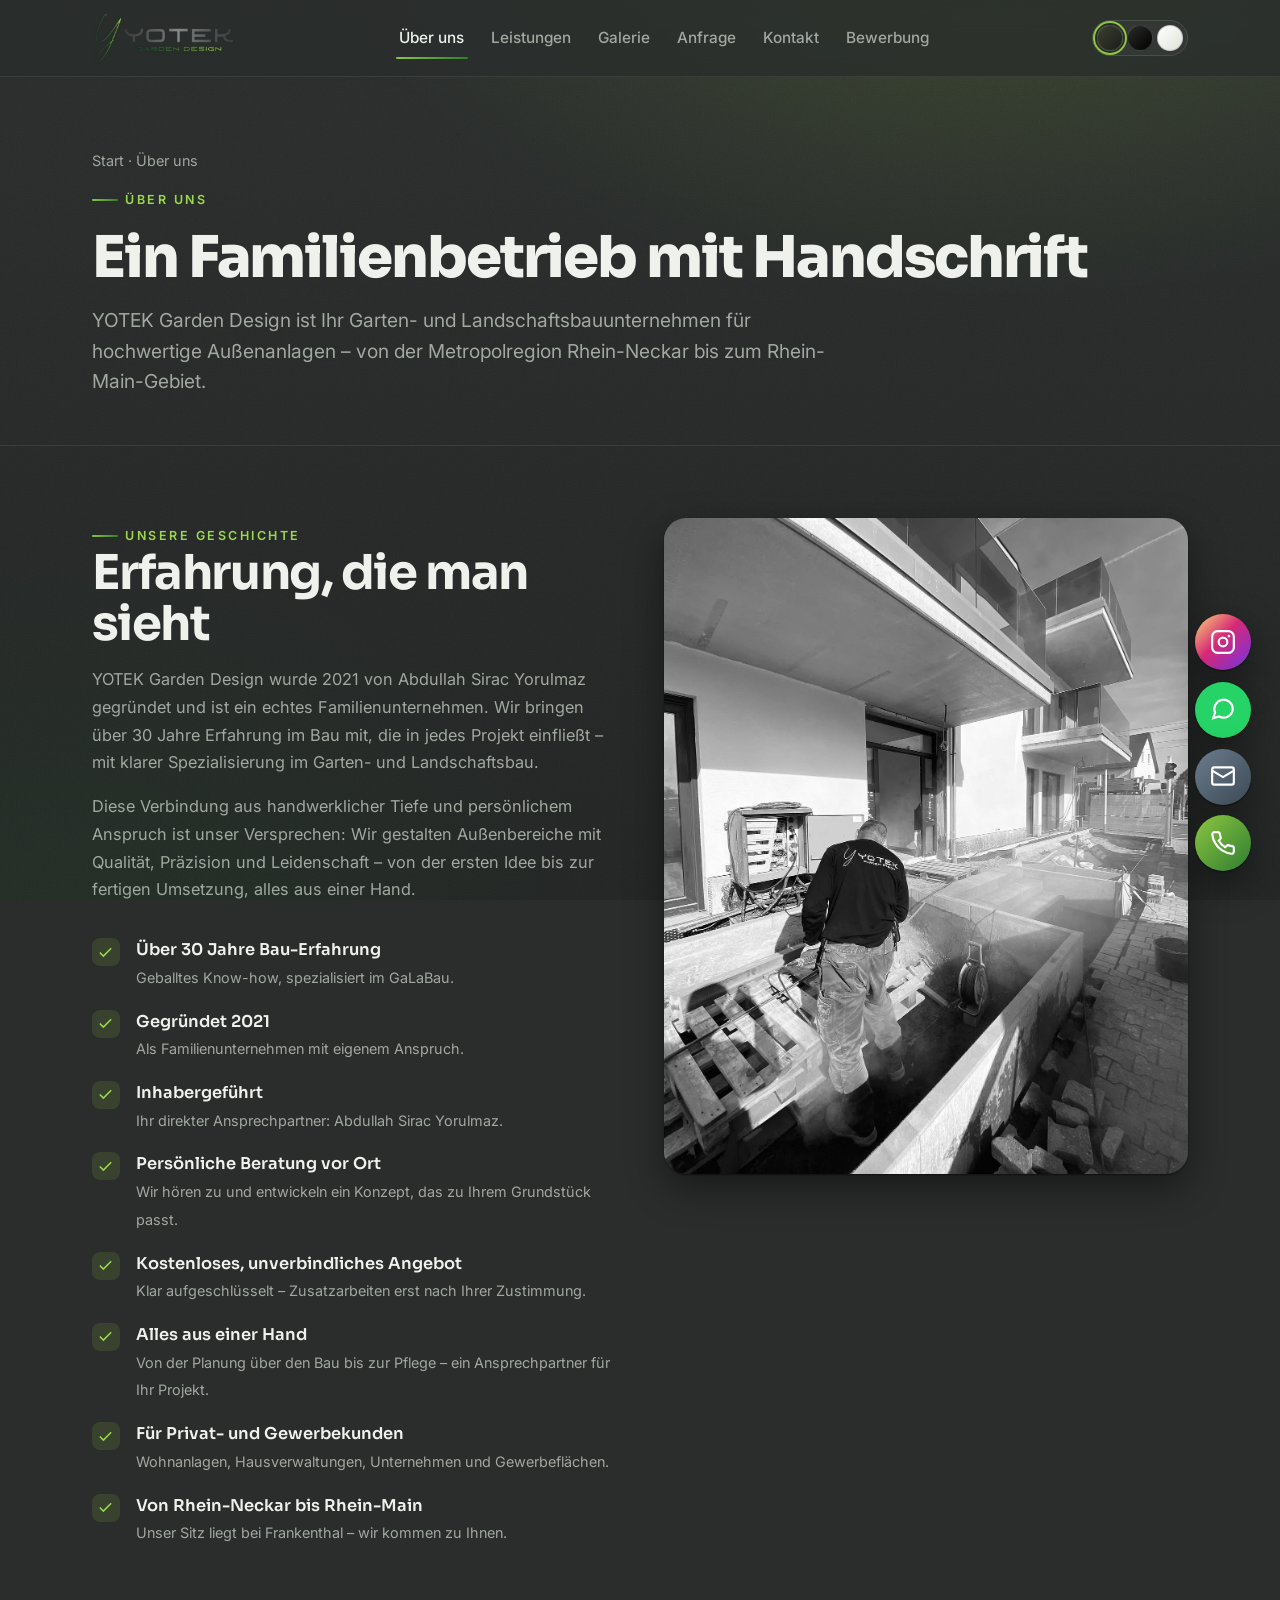
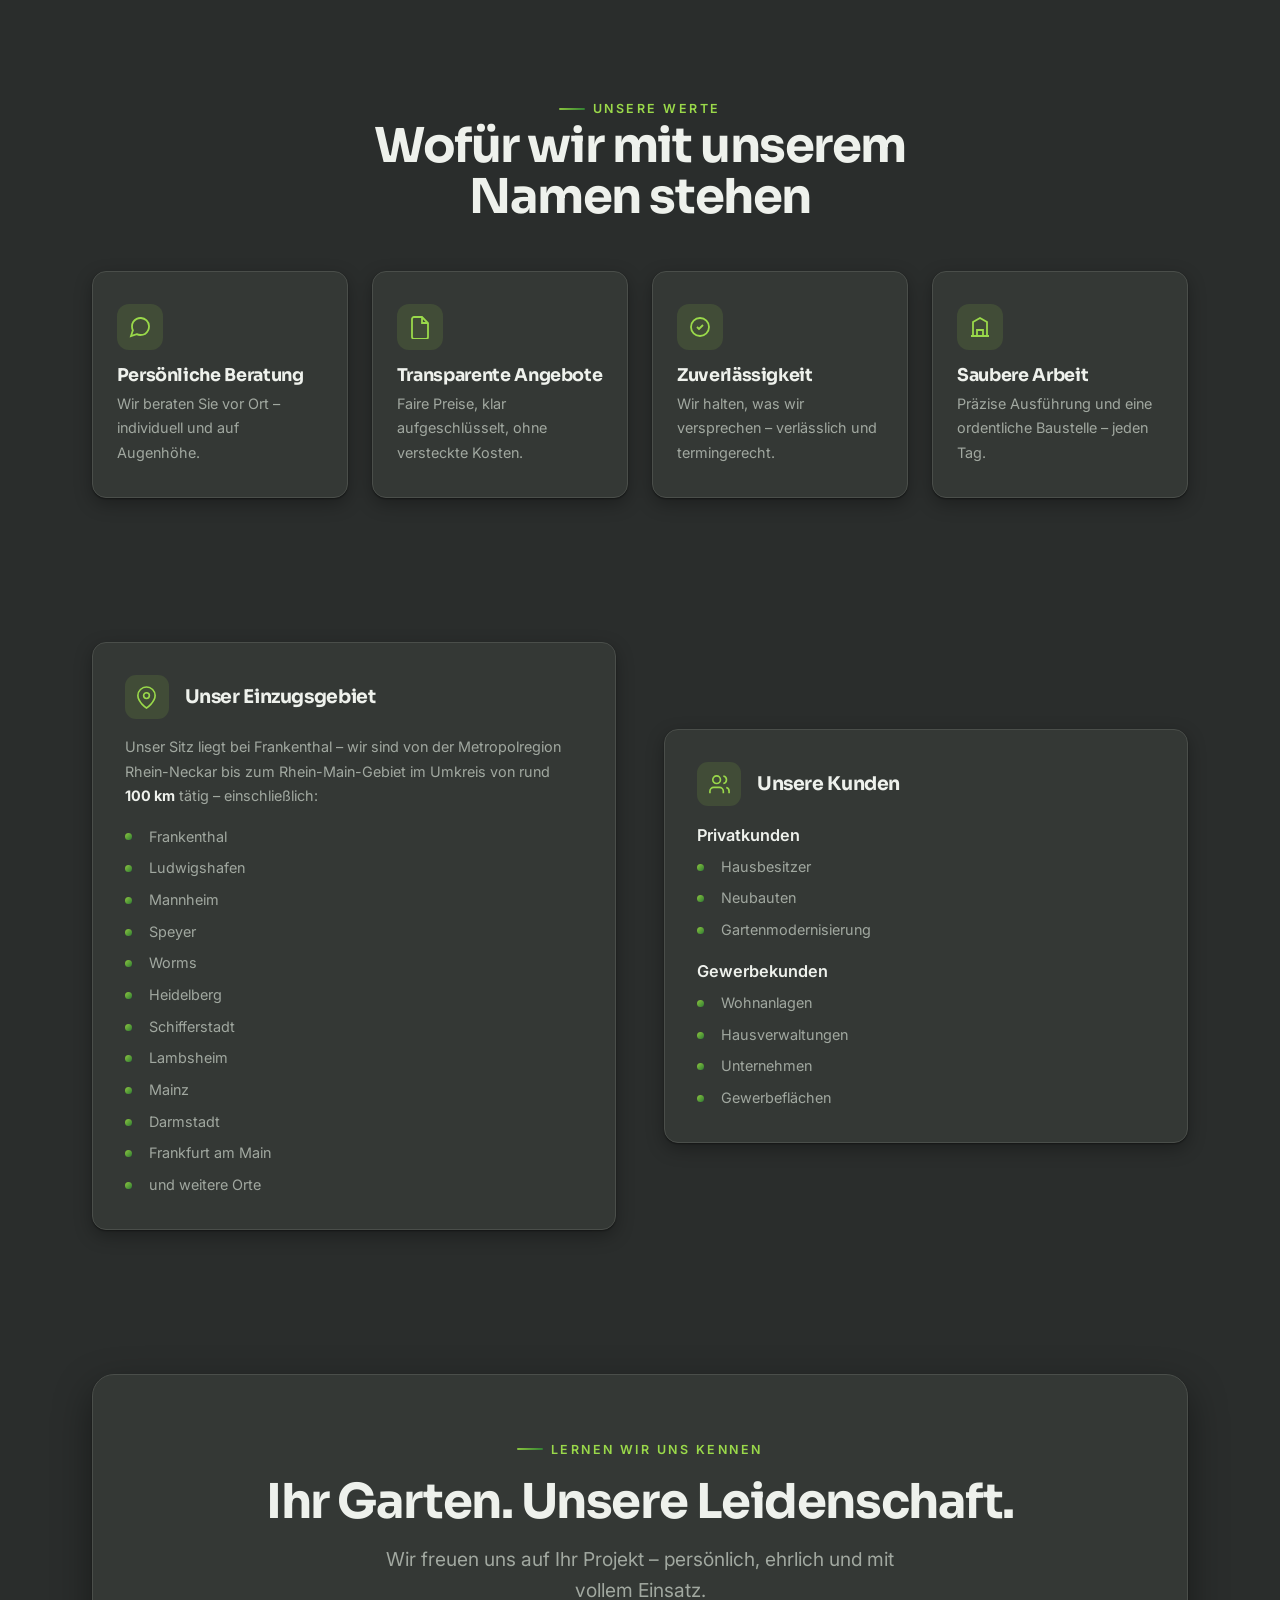
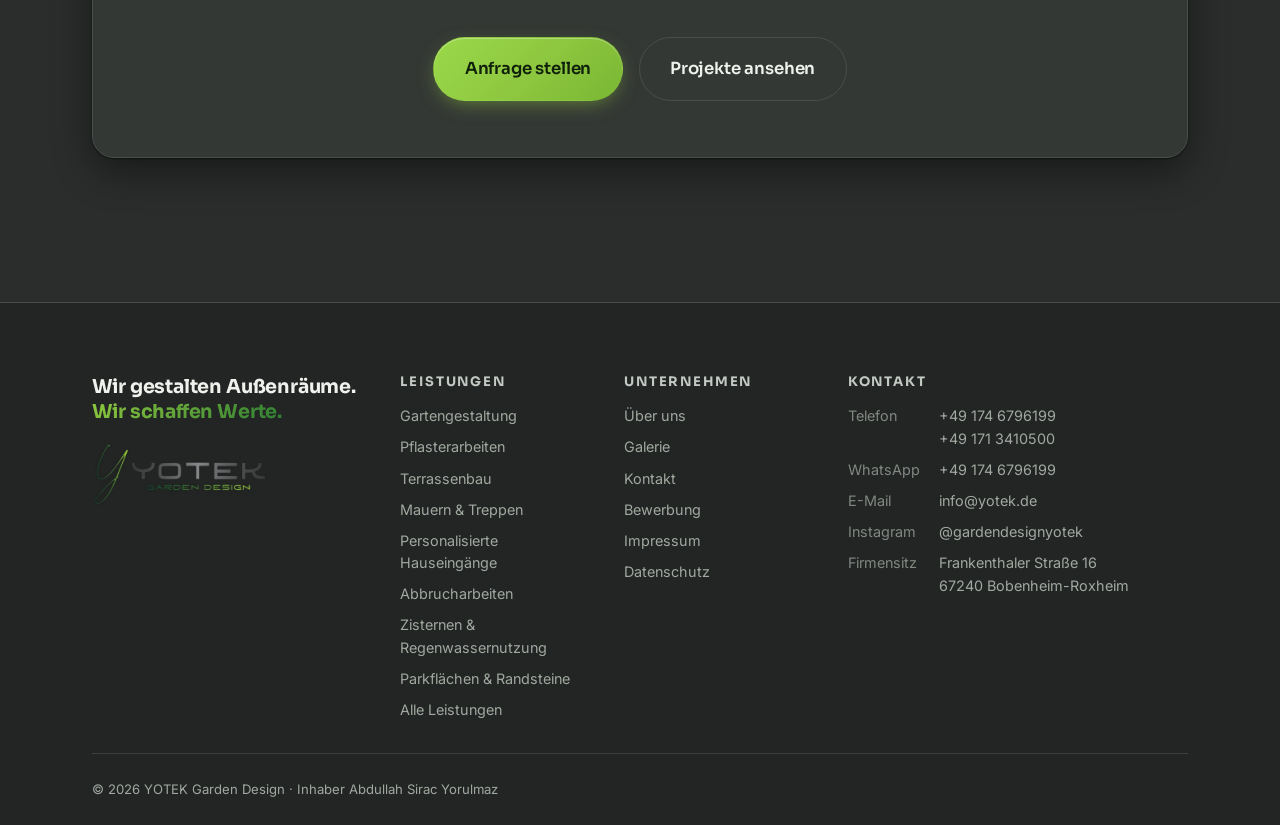
<file: ueber-uns.html>
<!doctype html>
<html lang="de" data-theme="anthrazit">
<head>
<meta charset="utf-8">
<meta name="viewport" content="width=device-width, initial-scale=1">
<title>Über uns – Familienbetrieb für Garten- &amp; Landschaftsbau | YOTEK Garden Design</title>
<meta name="description" content="YOTEK Garden Design – Familienunternehmen seit 2021, gegründet von Abdullah Sirac Yorulmaz. 30+ Jahre Bau-Erfahrung. Spezialist für Gartengestaltung in Frankenthal, Ludwigshafen, Mannheim und Umland.">
<link rel="canonical" href="https://www.yotek.de/ueber-uns.html">
<meta property="og:type" content="website">
<meta property="og:locale" content="de_DE">
<meta property="og:site_name" content="YOTEK Garden Design">
<meta property="og:title" content="Über uns | YOTEK Garden Design">
<meta property="og:description" content="Familienunternehmen mit über 30 Jahren Bau-Erfahrung – spezialisiert im Garten- und Landschaftsbau.">
<meta property="og:image" content="https://www.yotek.de/assets/logo/og-logo.jpg?v=1">
<meta property="og:image:width" content="1200">
<meta property="og:image:height" content="630">
<link rel="icon" href="/favicon.ico?v=3" sizes="48x48">
<link rel="icon" type="image/png" sizes="192x192" href="/assets/logo/favicon-192.png?v=3">
<link rel="icon" type="image/png" sizes="48x48" href="/assets/logo/favicon-48.png?v=3">
<link rel="apple-touch-icon" href="/assets/logo/apple-touch-icon.png?v=3">
<link rel="preconnect" href="https://fonts.googleapis.com">
<link rel="preconnect" href="https://fonts.gstatic.com" crossorigin>
<link href="https://fonts.googleapis.com/css2?family=Sora:wght@400;600;700;800&family=Inter:wght@400;500;600&display=swap" rel="stylesheet">
<link rel="stylesheet" href="css/style.css">
<script>document.documentElement.setAttribute('data-theme','anthrazit');</script>
</head>
<body>

<svg width="0" height="0" style="position:absolute" aria-hidden="true" focusable="false">
  <defs>
    <linearGradient id="yotek-grad" x1="0" y1="0" x2="0" y2="1"><stop offset="0" stop-color="#9ad94a"/><stop offset="1" stop-color="#1f7a34"/></linearGradient>
    <symbol id="logo-y" viewBox="0 0 120 150"><path fill="none" stroke="url(#yotek-grad)" stroke-width="9" stroke-linecap="round" stroke-linejoin="round" d="M27,22 C40,58 56,76 64,90 M97,22 C84,54 74,70 64,90 C64,112 72,120 60,132 C49,143 38,134 46,122"/></symbol>
  </defs>
</svg>

<header class="header">
  <div class="wrap header__row">
    <a class="brand" href="index.html" aria-label="YOTEK Garden Design – Startseite">
      <img class="brand__logo brand__logo--dark" src="assets/logo/logo-dark.png" alt="YOTEK Garden Design" width="865" height="324"><img class="brand__logo brand__logo--light" src="assets/logo/logo-light.png" alt="YOTEK Garden Design" width="776" height="293">
    </a>
    <nav class="nav" aria-label="Hauptmenü">
      <a class="nav__link" href="ueber-uns.html" aria-current="page">Über uns</a>
      <a class="nav__link" href="leistungen.html">Leistungen</a>
      <a class="nav__link" href="https://instagram.com/gardendesignyotek" target="_blank" rel="noopener">Galerie</a>
      <a class="nav__link" href="index.html#angebot">Anfrage</a>
      <a class="nav__link" href="index.html#kontakt">Kontakt</a>
      <a class="nav__link" href="index.html#bewerbung">Bewerbung</a>
    </nav>
    <div class="header__actions">
      <div class="themes" role="group" aria-label="Farbschema wählen">
        <button class="theme-btn" data-set="anthrazit" aria-pressed="true" title="Anthrazit" aria-label="Anthrazit-Design"></button>
        <button class="theme-btn" data-set="schwarz" aria-pressed="false" title="Schwarz" aria-label="Schwarzes Design"></button>
        <button class="theme-btn" data-set="weiss" aria-pressed="false" title="Weiß" aria-label="Weißes Design"></button>
      </div>
      <button class="nav-toggle" aria-label="Menü öffnen" aria-expanded="false"><svg viewBox="0 0 24 24" fill="none" stroke="currentColor" stroke-width="2" stroke-linecap="round"><path d="M4 6h16M4 12h16M4 18h16"/></svg></button>
    </div>
  </div>
</header>

<main>
<section class="page-hero">
  <div class="wrap">
    <p class="breadcrumb"><a href="index.html">Start</a> · Über uns</p>
    <span class="eyebrow" style="margin-top:var(--sp-3)">Über uns</span>
    <h1>Ein Familienbetrieb mit Handschrift</h1>
    <p class="lead">YOTEK Garden Design ist Ihr Garten- und Landschaftsbauunternehmen für hochwertige Außenanlagen – von der Metropolregion Rhein-Neckar bis zum Rhein-Main-Gebiet.</p>
  </div>
</section>

<section class="section section--tight">
  <div class="wrap">
    <div class="split" style="align-items:start">
    <div class="reveal">
      <span class="eyebrow">Unsere Geschichte</span>
      <h2>Erfahrung, die man sieht</h2>
      <p style="margin-top:var(--sp-3);color:var(--muted)">YOTEK Garden Design wurde 2021 von Abdullah Sirac Yorulmaz gegründet und ist ein echtes Familienunternehmen. Wir bringen über 30 Jahre Erfahrung im Bau mit, die in jedes Projekt einfließt – mit klarer Spezialisierung im Garten- und Landschaftsbau.</p>
      <p style="margin-top:var(--sp-3);color:var(--muted)">Diese Verbindung aus handwerklicher Tiefe und persönlichem Anspruch ist unser Versprechen: Wir gestalten Außenbereiche mit Qualität, Präzision und Leidenschaft – von der ersten Idee bis zur fertigen Umsetzung, alles aus einer Hand.</p>
      <ul class="values" style="margin-top:var(--sp-5)">
        <li><span class="check"><svg viewBox="0 0 24 24" fill="none" stroke="currentColor" stroke-width="2.2"><path d="M20 6 9 17l-5-5"/></svg></span><div><strong>Über 30 Jahre Bau-Erfahrung</strong><span>Geballtes Know-how, spezialisiert im GaLaBau.</span></div></li>
        <li><span class="check"><svg viewBox="0 0 24 24" fill="none" stroke="currentColor" stroke-width="2.2"><path d="M20 6 9 17l-5-5"/></svg></span><div><strong>Gegründet 2021</strong><span>Als Familienunternehmen mit eigenem Anspruch.</span></div></li>
        <li><span class="check"><svg viewBox="0 0 24 24" fill="none" stroke="currentColor" stroke-width="2.2"><path d="M20 6 9 17l-5-5"/></svg></span><div><strong>Inhabergeführt</strong><span>Ihr direkter Ansprechpartner: Abdullah Sirac Yorulmaz.</span></div></li>
        <li><span class="check"><svg viewBox="0 0 24 24" fill="none" stroke="currentColor" stroke-width="2.2"><path d="M20 6 9 17l-5-5"/></svg></span><div><strong>Persönliche Beratung vor Ort</strong><span>Wir hören zu und entwickeln ein Konzept, das zu Ihrem Grundstück passt.</span></div></li>
        <li><span class="check"><svg viewBox="0 0 24 24" fill="none" stroke="currentColor" stroke-width="2.2"><path d="M20 6 9 17l-5-5"/></svg></span><div><strong>Kostenloses, unverbindliches Angebot</strong><span>Klar aufgeschlüsselt – Zusatzarbeiten erst nach Ihrer Zustimmung.</span></div></li>
        <li><span class="check"><svg viewBox="0 0 24 24" fill="none" stroke="currentColor" stroke-width="2.2"><path d="M20 6 9 17l-5-5"/></svg></span><div><strong>Alles aus einer Hand</strong><span>Von der Planung über den Bau bis zur Pflege – ein Ansprechpartner für Ihr Projekt.</span></div></li>
        <li><span class="check"><svg viewBox="0 0 24 24" fill="none" stroke="currentColor" stroke-width="2.2"><path d="M20 6 9 17l-5-5"/></svg></span><div><strong>Für Privat- und Gewerbekunden</strong><span>Wohnanlagen, Hausverwaltungen, Unternehmen und Gewerbeflächen.</span></div></li>
        <li><span class="check"><svg viewBox="0 0 24 24" fill="none" stroke="currentColor" stroke-width="2.2"><path d="M20 6 9 17l-5-5"/></svg></span><div><strong>Von Rhein-Neckar bis Rhein-Main</strong><span>Unser Sitz liegt bei Frankenthal – wir kommen zu Ihnen.</span></div></li>
      </ul>
    </div>
    <div class="split__media reveal"><img src="assets/images/projekte/ueber-uns-baustelle.jpg" alt="YOTEK-Mitarbeiter bei der Arbeit auf einer Baustelle an einem Neubau" loading="lazy"></div>
    </div>
  </div>
</section>

<!-- Werte -->
<section class="section section--tight">
  <div class="wrap">
    <div class="section__head section__head--center">
      <span class="eyebrow">Unsere Werte</span>
      <h2>Wofür wir mit unserem Namen stehen</h2>
    </div>
    <div class="benefits">
      <div class="benefit card reveal"><div class="benefit__icon"><svg viewBox="0 0 24 24" fill="none" stroke="currentColor" stroke-width="1.8"><path d="M21 11.5a8.38 8.38 0 0 1-.9 3.8 8.5 8.5 0 0 1-7.6 4.7 8.38 8.38 0 0 1-3.8-.9L3 21l1.9-5.7a8.38 8.38 0 0 1-.9-3.8 8.5 8.5 0 0 1 4.7-7.6 8.38 8.38 0 0 1 3.8-.9h.5a8.48 8.48 0 0 1 8 8v.5Z"/></svg></div><h3>Persönliche Beratung</h3><p>Wir beraten Sie vor Ort – individuell und auf Augenhöhe.</p></div>
      <div class="benefit card reveal"><div class="benefit__icon"><svg viewBox="0 0 24 24" fill="none" stroke="currentColor" stroke-width="1.8"><path d="M14 2v6h6M4 22V4a2 2 0 0 1 2-2h8l6 6v14a2 2 0 0 1-2 2H6a2 2 0 0 1-2-2Z"/></svg></div><h3>Transparente Angebote</h3><p>Faire Preise, klar aufgeschlüsselt, ohne versteckte Kosten.</p></div>
      <div class="benefit card reveal"><div class="benefit__icon"><svg viewBox="0 0 24 24" fill="none" stroke="currentColor" stroke-width="1.8"><path d="m9 12 2 2 4-4"/><circle cx="12" cy="12" r="9"/></svg></div><h3>Zuverlässigkeit</h3><p>Wir halten, was wir versprechen – verlässlich und termingerecht.</p></div>
      <div class="benefit card reveal"><div class="benefit__icon"><svg viewBox="0 0 24 24" fill="none" stroke="currentColor" stroke-width="1.8"><path d="M3 21h18M5 21V7l7-4 7 4v14M9 21v-6h6v6"/></svg></div><h3>Saubere Arbeit</h3><p>Präzise Ausführung und eine ordentliche Baustelle – jeden Tag.</p></div>
    </div>
  </div>
</section>

<!-- Region & Zielgruppen -->
<section class="section section--tight">
  <div class="wrap split">
    <div class="card svc-block reveal">
      <div class="svc-block__head">
        <span class="svc-block__icon"><svg viewBox="0 0 24 24" fill="none" stroke="currentColor" stroke-width="1.7"><path d="M21 10c0 7-9 13-9 13s-9-6-9-13a9 9 0 0 1 18 0Z"/><circle cx="12" cy="10" r="3"/></svg></span>
        <h3>Unser Einzugsgebiet</h3>
      </div>
      <p style="color:var(--muted);font-size:var(--fs-small);margin-bottom:var(--sp-3)">Unser Sitz liegt bei Frankenthal – wir sind von der Metropolregion Rhein-Neckar bis zum Rhein-Main-Gebiet im Umkreis von rund <strong style="color:var(--text)">100&nbsp;km</strong> tätig – einschließlich:</p>
      <ul style="columns:2">
        <li>Frankenthal</li><li>Ludwigshafen</li>
        <li>Mannheim</li><li>Speyer</li>
        <li>Worms</li><li>Heidelberg</li>
        <li>Schifferstadt</li><li>Lambsheim</li>
        <li>Mainz</li><li>Darmstadt</li>
        <li>Frankfurt am Main</li><li>und weitere Orte</li>
      </ul>
    </div>
    <div class="card svc-block reveal">
      <div class="svc-block__head">
        <span class="svc-block__icon"><svg viewBox="0 0 24 24" fill="none" stroke="currentColor" stroke-width="1.7"><path d="M16 21v-2a4 4 0 0 0-4-4H6a4 4 0 0 0-4 4v2"/><circle cx="9" cy="7" r="4"/><path d="M22 21v-2a4 4 0 0 0-3-3.87M16 3.13A4 4 0 0 1 16 11"/></svg></span>
        <h3>Unsere Kunden</h3>
      </div>
      <p style="color:var(--text);font-weight:600;margin-bottom:.3rem">Privatkunden</p>
      <ul style="margin-bottom:var(--sp-3)"><li>Hausbesitzer</li><li>Neubauten</li><li>Gartenmodernisierung</li></ul>
      <p style="color:var(--text);font-weight:600;margin-bottom:.3rem">Gewerbekunden</p>
      <ul><li>Wohnanlagen</li><li>Hausverwaltungen</li><li>Unternehmen</li><li>Gewerbeflächen</li></ul>
    </div>
  </div>
</section>

<section class="section section--tight">
  <div class="wrap">
    <div class="cta-band" style="padding:clamp(2rem,5vw,3.5rem);text-align:center">
      <span class="eyebrow" style="justify-content:center">Lernen wir uns kennen</span>
      <h2 style="margin:var(--sp-3) 0">Ihr Garten. Unsere Leidenschaft.</h2>
      <p class="lead" style="margin:0 auto var(--sp-5);max-width:46ch">Wir freuen uns auf Ihr Projekt – persönlich, ehrlich und mit vollem Einsatz.</p>
      <div class="hero__cta" style="justify-content:center">
        <a class="btn btn--primary btn--lg" href="index.html#angebot">Anfrage stellen</a>
        <a class="btn btn--ghost btn--lg" href="https://instagram.com/gardendesignyotek" target="_blank" rel="noopener">Projekte ansehen</a>
      </div>
    </div>
  </div>
</section>
</main>

<footer class="footer">
  <div class="wrap">
    <div class="footer__grid">
      <div>
        <p class="footer__claim">Wir gestalten Außenräume.<br><span>Wir schaffen Werte.</span></p>
        <a class="brand" href="index.html" aria-label="YOTEK Garden Design – Startseite">
          <img class="brand__logo brand__logo--dark" src="assets/logo/logo-dark.png" alt="YOTEK Garden Design" width="865" height="324"><img class="brand__logo brand__logo--light" src="assets/logo/logo-light.png" alt="YOTEK Garden Design" width="776" height="293">
        </a>
      </div>
      <div><h4>Leistungen</h4><ul>
        <li><a href="leistungen.html#gartengestaltung">Gartengestaltung</a></li>
        <li><a href="leistungen.html#pflasterarbeiten">Pflasterarbeiten</a></li>
        <li><a href="leistungen.html#terrassenbau">Terrassenbau</a></li>
        <li><a href="leistungen.html#mauern-treppen">Mauern &amp; Treppen</a></li>
        <li><a href="leistungen.html#hauseingaenge">Personalisierte Hauseingänge</a></li>
        <li><a href="leistungen.html#abbrucharbeiten">Abbrucharbeiten</a></li>
        <li><a href="leistungen.html#zisternen">Zisternen &amp; Regenwassernutzung</a></li>
        <li><a href="leistungen.html#parkflaechen">Parkflächen &amp; Randsteine</a></li>
        <li><a href="leistungen.html">Alle Leistungen</a></li>
      </ul></div>
      <div><h4>Unternehmen</h4><ul>
        <li><a href="ueber-uns.html">Über uns</a></li>
        <li><a href="https://instagram.com/gardendesignyotek" target="_blank" rel="noopener">Galerie</a></li>
        <li><a href="index.html#kontakt">Kontakt</a></li>
        <li><a href="index.html#bewerbung">Bewerbung</a></li>
        <li><a href="impressum.html">Impressum</a></li>
        <li><a href="datenschutz.html">Datenschutz</a></li>
      </ul></div>
      <div><h4>Kontakt</h4><ul class="footer__contact">
          <li><span class="lbl">Telefon</span><span class="val"><a href="tel:+491746796199">+49 174 6796199</a><a href="tel:+491713410500">+49 171 3410500</a></span></li>
          <li><span class="lbl">WhatsApp</span><span class="val"><a href="https://wa.me/491746796199" target="_blank" rel="noopener">+49 174 6796199</a></span></li>
          <li><span class="lbl">E-Mail</span><span class="val"><a href="mailto:info@yotek.de">info@yotek.de</a></span></li>
          <li><span class="lbl">Instagram</span><span class="val"><a href="https://instagram.com/gardendesignyotek" target="_blank" rel="noopener">@gardendesignyotek</a></span></li>
          <li><span class="lbl">Firmensitz</span><span class="val">
<a href="https://www.google.com/maps/search/?api=1&amp;query=Frankenthaler%20Stra%C3%9Fe%2016%2C%2067240%20Bobenheim-Roxheim" data-apple="https://maps.apple.com/?q=Frankenthaler%20Stra%C3%9Fe%2016%2C%2067240%20Bobenheim-Roxheim" target="_blank" rel="noopener" title="Auf der Karte öffnen">Frankenthaler Straße 16<br>67240 Bobenheim-Roxheim</a>
</span></li>
        </ul></div>
    </div>
    <div class="footer__bottom">
      <span>© 2026 YOTEK Garden Design · Inhaber Abdullah Sirac Yorulmaz</span>
    </div>
  </div>
</footer>

<div class="floaties">
  <a class="float-link" href="https://instagram.com/gardendesignyotek" target="_blank" rel="noopener" aria-label="YOTEK auf Instagram">
    <span class="float-btn float-btn--ig"><svg viewBox="0 0 24 24" fill="none" stroke="currentColor" stroke-width="2"><rect x="2" y="2" width="20" height="20" rx="5"/><circle cx="12" cy="12" r="4"/><circle cx="17.5" cy="6.5" r="1.3" fill="currentColor" stroke="none"/></svg></span>
    <span class="float-btn__tip">Auf Instagram</span>
  </a>
  <a class="float-link" href="https://wa.me/491746796199" target="_blank" rel="noopener" aria-label="YOTEK per WhatsApp schreiben: +49 174 6796199">
    <span class="float-btn float-btn--wa"><svg viewBox="0 0 24 24" fill="none" stroke="currentColor" stroke-width="2"><path d="M21 11.5a8.5 8.5 0 0 1-12.6 7.4L3 20.5l1.7-5.2A8.5 8.5 0 1 1 21 11.5Z"/></svg></span>
    <span class="float-btn__tip">Per WhatsApp schreiben</span>
  </a>
  <a class="float-link" href="mailto:info@yotek.de" aria-label="YOTEK per E-Mail schreiben: info@yotek.de">
    <span class="float-btn float-btn--mail"><svg viewBox="0 0 24 24" fill="none" stroke="currentColor" stroke-width="2"><rect x="2" y="4" width="20" height="16" rx="2"/><path d="m22 7-10 6L2 7"/></svg></span>
    <span class="float-btn__tip">E-Mail schreiben</span>
  </a>
  <a class="float-link" href="tel:+491746796199" aria-label="YOTEK anrufen: +49 174 6796199">
    <span class="float-btn float-btn--phone float-btn--phone-pulse"><svg viewBox="0 0 24 24" fill="none" stroke="currentColor" stroke-width="2"><path d="M22 16.92v3a2 2 0 0 1-2.18 2 19.79 19.79 0 0 1-8.63-3.07 19.5 19.5 0 0 1-6-6 19.79 19.79 0 0 1-3.07-8.67A2 2 0 0 1 4.11 2h3a2 2 0 0 1 2 1.72c.13.96.36 1.9.7 2.81a2 2 0 0 1-.45 2.11L8.09 9.91a16 16 0 0 0 6 6l1.27-1.27a2 2 0 0 1 2.11-.45c.91.34 1.85.57 2.81.7A2 2 0 0 1 22 16.92Z"/></svg></span>
    <span class="float-btn__tip">Jetzt anrufen</span>
  </a>
</div>

<script src="js/theme.js"></script>
</body>
</html>
</file>
<file: css/style.css>
/* =========================================================================
   YOTEK Garden Design — Stylesheet
   Architektur:
   1. Tokens & Themes (CSS Custom Properties)
   2. Reset & Base
   3. Layout-Helfer
   4. Komponenten (Header, Buttons, Hero, Cards, Forms, Footer, ...)
   5. Sektionen
   6. Floating Buttons & Lightbox
   7. Responsive
   ========================================================================= */

/* ---------- 1. TOKENS & THEMES ---------- */
:root {
  /* Marken-Konstanten (themeunabhängig) */
  --lime: #8dc63f;          /* Marken-Lime (Logo: oben am Y, "GARDEN DESIGN") */
  --lime-bright: #9ad94a;
  --forest: #2e7d32;        /* Marken-Forest (Logo: unten am Y) */
  --grad-green: linear-gradient(135deg, var(--lime) 0%, var(--forest) 100%);

  /* Typografie */
  --font-display: "Sora", system-ui, sans-serif;
  --font-body: "Inter", system-ui, sans-serif;

  /* Type-Scale */
  --fs-eyebrow: .78rem;
  --fs-small: .9rem;
  --fs-body: 1.02rem;
  --fs-lead: 1.2rem;
  --fs-h3: clamp(1.25rem, 1rem + 1.1vw, 1.6rem);
  --fs-h2: clamp(1.9rem, 1.3rem + 2.6vw, 3rem);
  --fs-h1: clamp(2.6rem, 1.6rem + 4.4vw, 4.6rem);

  /* Spacing-Skala */
  --sp-1: .5rem;  --sp-2: .75rem; --sp-3: 1rem;   --sp-4: 1.5rem;
  --sp-5: 2rem;   --sp-6: 3rem;   --sp-7: 4.5rem;  --sp-8: 6.5rem;

  /* Radius & Linien */
  --radius: 14px;
  --radius-sm: 9px;
  --radius-lg: 22px;
  --hair: 1px;

  /* Container */
  --maxw: 1180px;
  --gutter: clamp(1.1rem, 4vw, 2.6rem);

  /* Motion */
  --ease: cubic-bezier(.22, 1, .36, 1);
  --t-fast: .18s var(--ease);
  --t: .32s var(--ease);
}

/* THEME: Anthrazit / Stein — STANDARD */
:root,
[data-theme="anthrazit"] {
  --bg: #2a2d2c;
  --bg-2: #222524;
  --surface: #343835;
  --surface-2: #3d4340;
  --border: #4a4e4a;
  --border-soft: #3a3e3b;
  --text: #eef1ec;
  --muted: #a1a8a0;
  --steel: #c2c8c2;
  --accent: #9ad94a;            /* kontrastsicherer Akzent für Text/Icons */
  --accent-soft: rgba(141, 198, 63, .14);
  --on-accent: #10210a;         /* Text auf Lime-Button */
  --shadow: 0 1px 2px rgba(0,0,0,.5), 0 14px 38px rgba(0,0,0,.42);
  --shadow-sm: 0 1px 2px rgba(0,0,0,.4), 0 6px 18px rgba(0,0,0,.3);
  --glow: rgba(141, 198, 63, .16);
  --texture-opacity: .5;
  color-scheme: dark;
}

/* THEME: Schwarz */
[data-theme="schwarz"] {
  --bg: #07080700;
  --bg: #060706;
  --bg-2: #000000;
  --surface: #121312;
  --surface-2: #1a1c1a;
  --border: #2a2d28;
  --border-soft: #1f211e;
  --text: #edefea;
  --muted: #8b9187;
  --steel: #b6bcb1;
  --accent: #93d13f;
  --accent-soft: rgba(141, 198, 63, .13);
  --on-accent: #08160a;
  --shadow: 0 1px 2px rgba(0,0,0,.7), 0 16px 40px rgba(0,0,0,.6);
  --shadow-sm: 0 1px 2px rgba(0,0,0,.6), 0 6px 18px rgba(0,0,0,.45);
  --glow: rgba(141, 198, 63, .14);
  --texture-opacity: .32;
  color-scheme: dark;
}

/* THEME: Weiß */
[data-theme="weiss"] {
  --bg: #f3f5ef;
  --bg-2: #e9ece3;
  --surface: #ffffff;
  --surface-2: #f0f3ea;
  --border: #dde1d4;
  --border-soft: #e7ebe0;
  --text: #181c14;
  --muted: #5c6356;
  --steel: #5a6154;
  --accent: #2e7d32;            /* Forest für Text-Kontrast auf Hell */
  --accent-soft: rgba(46, 125, 50, .1);
  --on-accent: #10210a;
  --shadow: 0 1px 2px rgba(30,40,20,.08), 0 18px 40px rgba(40,55,25,.12);
  --shadow-sm: 0 1px 2px rgba(30,40,20,.06), 0 8px 20px rgba(40,55,25,.09);
  --glow: rgba(141, 198, 63, .22);
  --texture-opacity: 0;
  color-scheme: light;
}

/* ---------- 2. RESET & BASE ---------- */
*, *::before, *::after { box-sizing: border-box; }
* { margin: 0; }

html { -webkit-text-size-adjust: 100%; scroll-behavior: smooth; }
@media (prefers-reduced-motion: reduce) {
  html { scroll-behavior: auto; }
  *, *::before, *::after { animation-duration: .001ms !important; transition-duration: .001ms !important; }
}

body {
  font-family: var(--font-body);
  font-size: var(--fs-body);
  line-height: 1.7;
  color: var(--text);
  background: var(--bg);
  -webkit-font-smoothing: antialiased;
  text-rendering: optimizeLegibility;
  overflow-x: hidden;
  transition: background-color var(--t), color var(--t);
}

/* Stein-Textur + grüne Lichthöfe (nur dunkle Themes via --texture-opacity) */
body::before {
  content: "";
  position: fixed;
  inset: 0;
  z-index: -2;
  background:
    radial-gradient(1100px 620px at 78% -8%, var(--glow), transparent 60%),
    radial-gradient(900px 700px at 4% 108%, rgba(46,125,50,.10), transparent 62%),
    linear-gradient(180deg, var(--bg) 0%, var(--bg-2) 100%);
  pointer-events: none;
}
body::after {
  content: "";
  position: fixed;
  inset: 0;
  z-index: -1;
  opacity: var(--texture-opacity);
  background-image: url("data:image/svg+xml,%3Csvg xmlns='http://www.w3.org/2000/svg' width='220' height='220'%3E%3Cfilter id='n'%3E%3CfeTurbulence type='fractalNoise' baseFrequency='0.85' numOctaves='3' stitchTiles='stitch'/%3E%3CfeColorMatrix type='saturate' values='0'/%3E%3C/filter%3E%3Crect width='100%25' height='100%25' filter='url(%23n)' opacity='0.5'/%3E%3C/svg%3E");
  mix-blend-mode: overlay;
  pointer-events: none;
}

img { max-width: 100%; display: block; }
a { color: inherit; text-decoration: none; }

h1, h2, h3, h4 { font-family: var(--font-display); font-weight: 700; line-height: 1.08; letter-spacing: -.02em; }
h1 { font-size: var(--fs-h1); font-weight: 800; letter-spacing: -.035em; }
h2 { font-size: var(--fs-h2); letter-spacing: -.03em; }
h3 { font-size: var(--fs-h3); }

p { color: var(--text); }
.lead { font-size: var(--fs-lead); color: var(--muted); line-height: 1.6; }

::selection { background: var(--lime); color: #10210a; }
:focus-visible { outline: 2px solid var(--accent); outline-offset: 3px; border-radius: 4px; }

/* ---------- 3. LAYOUT ---------- */
.wrap { width: 100%; max-width: var(--maxw); margin-inline: auto; padding-inline: var(--gutter); }
.section { padding-block: var(--sp-8); }
.section--tight { padding-block: var(--sp-7); }

.eyebrow {
  display: inline-flex; align-items: center; gap: .6em;
  font-family: var(--font-body);
  font-size: var(--fs-eyebrow); font-weight: 600;
  letter-spacing: .2em; text-transform: uppercase;
  color: var(--accent);
}
.eyebrow::before {
  content: ""; width: 26px; height: 2px; border-radius: 2px;
  background: var(--grad-green);
}
.section__head { max-width: 640px; margin-bottom: var(--sp-6); }
.section__head .lead { margin-top: var(--sp-3); }
.section__head--center { margin-inline: auto; text-align: center; }
.section__head--center .eyebrow { justify-content: center; }

/* ---------- 4. KOMPONENTEN ---------- */

/* Brand / Logo — echte Logodatei, Variante je Theme (dunkel/hell) */
.brand { display: inline-flex; align-items: center; line-height: 0; }
.brand__logo { height: 54px; width: auto; display: block; }
.brand__logo--light { display: none; }
[data-theme="weiss"] .brand__logo--dark { display: none; }
[data-theme="weiss"] .brand__logo--light { display: block; }
.footer .brand__logo { height: 66px; }

/* Buttons */
.btn {
  --pad-y: .85rem; --pad-x: 1.4rem;
  display: inline-flex; align-items: center; justify-content: center; gap: .55rem;
  padding: var(--pad-y) var(--pad-x);
  font-family: var(--font-display); font-weight: 600; font-size: .96rem;
  letter-spacing: -.01em;
  border: var(--hair) solid transparent; border-radius: 999px;
  cursor: pointer; white-space: nowrap;
  transition: transform var(--t-fast), box-shadow var(--t), background-color var(--t), border-color var(--t), color var(--t);
}
.btn:active { transform: translateY(1px) scale(.99); }

.btn--primary {
  background: var(--lime);
  background-image: linear-gradient(135deg, var(--lime-bright), var(--lime) 55%, #79b733);
  color: var(--on-accent);
  box-shadow: 0 6px 20px -6px rgba(141,198,63,.6), inset 0 1px 0 rgba(255,255,255,.3);
}
.btn--primary:hover { transform: translateY(-2px); box-shadow: 0 12px 30px -8px rgba(141,198,63,.7), inset 0 1px 0 rgba(255,255,255,.35); }

.btn--ghost {
  background: transparent; color: var(--text);
  border-color: var(--border);
}
.btn--ghost:hover { border-color: var(--accent); color: var(--accent); transform: translateY(-2px); }

.btn--lg { --pad-y: 1.05rem; --pad-x: 1.9rem; font-size: 1.04rem; }
.btn--block { display: flex; width: 100%; }

/* Header */
.header {
  position: sticky; top: 0; z-index: 50;
  background: color-mix(in srgb, var(--bg) 78%, transparent);
  backdrop-filter: blur(14px) saturate(1.2);
  border-bottom: var(--hair) solid var(--border-soft);
  transition: background-color var(--t), border-color var(--t);
}
.header__row { display: flex; align-items: center; gap: var(--sp-4); min-height: 76px; }
.nav { display: flex; align-items: center; gap: clamp(.4rem, 1.6vw, 1.6rem); margin-left: auto; }
.nav__link {
  position: relative; font-size: .96rem; font-weight: 500; color: var(--muted);
  padding: .4rem .2rem; transition: color var(--t-fast);
}
.nav__link::after {
  content: ""; position: absolute; left: 0; bottom: -2px; height: 2px; width: 0;
  background: var(--grad-green); border-radius: 2px; transition: width var(--t);
}
.nav__link:hover, .nav__link[aria-current="page"] { color: var(--text); }
.nav__link:hover::after, .nav__link[aria-current="page"]::after { width: 100%; }

.header__actions { display: flex; align-items: center; gap: var(--sp-3); margin-left: auto; }

/* Theme-Switcher (3 Buttons) */
.themes { display: inline-flex; gap: 4px; padding: 4px; border: var(--hair) solid var(--border); border-radius: 999px; background: var(--surface); }
.theme-btn {
  width: 26px; height: 26px; border-radius: 50%; cursor: pointer;
  border: var(--hair) solid rgba(128,128,128,.35);
  position: relative; padding: 0;
  transition: transform var(--t-fast), box-shadow var(--t-fast);
}
.theme-btn[data-set="anthrazit"] { background: linear-gradient(135deg,#3a4033,#1a1d16); }
.theme-btn[data-set="schwarz"]   { background: linear-gradient(135deg,#2a2c29,#000); }
.theme-btn[data-set="weiss"]     { background: linear-gradient(135deg,#fff,#dfe3d8); }
.theme-btn:hover { transform: scale(1.12); }
.theme-btn[aria-pressed="true"] { box-shadow: 0 0 0 2px var(--bg), 0 0 0 4px var(--lime); }

/* Mobile-Nav Toggle */
.nav-toggle { display: none; background: var(--surface); border: var(--hair) solid var(--border); color: var(--text); width: 44px; height: 44px; border-radius: 12px; cursor: pointer; align-items: center; justify-content: center; }
.nav-toggle svg { width: 22px; height: 22px; }

/* Cards */
.card {
  background: var(--surface);
  border: var(--hair) solid var(--border);
  border-radius: var(--radius);
  box-shadow: var(--shadow-sm);
  transition: transform var(--t), border-color var(--t), box-shadow var(--t);
}
.card:hover { transform: translateY(-4px); border-color: color-mix(in srgb, var(--accent) 50%, var(--border)); box-shadow: var(--shadow); }

/* ---------- 5. SEKTIONEN ---------- */

/* Hero */
.hero { position: relative; overflow: hidden; }
.hero__bg { position: absolute; inset: 0; z-index: 0; }
.hero__bg img { width: 100%; height: 100%; object-fit: cover; }
.hero__bg::after {
  content: ""; position: absolute; inset: 0;
  background:
    linear-gradient(180deg, color-mix(in srgb, var(--bg) 55%, transparent) 0%, color-mix(in srgb, var(--bg) 30%, transparent) 40%, var(--bg) 100%),
    linear-gradient(90deg, var(--bg) 8%, transparent 70%);
}
[data-theme="weiss"] .hero__bg::after {
  background:
    linear-gradient(180deg, rgba(255,255,255,.35) 0%, rgba(255,255,255,.55) 45%, var(--bg) 100%),
    linear-gradient(90deg, var(--bg) 6%, rgba(243,245,239,.4) 60%, transparent 80%);
}
.hero__grid {
  position: relative; z-index: 1;
  display: grid; grid-template-columns: 1fr; gap: var(--sp-6); align-items: center;
  padding-block: clamp(3.5rem, 8vw, 7rem);
}
.hero__copy { max-width: 620px; }
.hero h1 { margin: var(--sp-3) 0; }
.hero h1 .accent { color: transparent; background: var(--grad-green); -webkit-background-clip: text; background-clip: text; }
.hero__sub { font-size: var(--fs-lead); color: var(--muted); max-width: 48ch; }
.hero__cta { display: flex; flex-wrap: wrap; gap: var(--sp-3); margin-top: var(--sp-5); }

.trust-chips { display: flex; flex-wrap: wrap; gap: var(--sp-2) var(--sp-4); margin-top: var(--sp-5); padding-top: var(--sp-4); border-top: var(--hair) solid var(--border-soft); }
.trust-chips li { list-style: none; display: flex; align-items: center; gap: .5rem; font-size: var(--fs-small); color: var(--muted); }
.trust-chips svg { width: 18px; height: 18px; color: var(--accent); flex: none; }

/* Hero Quote-Form-Card */
.quote-card {
  background: color-mix(in srgb, var(--surface) 92%, transparent);
  backdrop-filter: blur(8px);
  border: var(--hair) solid var(--border);
  border-radius: var(--radius-lg);
  padding: clamp(1.4rem, 3vw, 2rem);
  box-shadow: var(--shadow);
}
.quote-card__title { font-family: var(--font-display); font-size: 1.3rem; font-weight: 700; }
.quote-card__note { font-size: var(--fs-small); color: var(--muted); margin-top: .25rem; margin-bottom: var(--sp-4); }

/* Trust strip */
.trust-strip { border-block: var(--hair) solid var(--border-soft); }
.trust-strip__row { display: grid; grid-template-columns: repeat(3, 1fr); gap: var(--sp-4); padding-block: var(--sp-5); }
.stat { text-align: center; }
.stat__num { font-family: var(--font-display); font-weight: 800; font-size: clamp(1.7rem, 1rem + 2vw, 2.4rem); background: var(--grad-green); -webkit-background-clip: text; background-clip: text; color: transparent; letter-spacing: -.03em; }
.stat__label { font-size: var(--fs-small); color: var(--muted); margin-top: .25rem; }

/* Benefits */
.benefits { display: grid; grid-template-columns: repeat(4, 1fr); gap: var(--sp-4); }
.benefit { padding: var(--sp-5) var(--sp-4); }
.benefit__icon { width: 46px; height: 46px; border-radius: 12px; display: grid; place-items: center; background: var(--accent-soft); color: var(--accent); margin-bottom: var(--sp-3); }
.benefit__icon svg { width: 24px; height: 24px; }
.benefit h3 { font-size: 1.1rem; margin-bottom: .4rem; }
.benefit p { font-size: var(--fs-small); color: var(--muted); }

/* Service grid */
.services { display: grid; grid-template-columns: repeat(3, 1fr); gap: var(--sp-4); }
.service { overflow: hidden; display: flex; flex-direction: column; }
.service__media { position: relative; aspect-ratio: 16/10; overflow: hidden; }
.service__media img { width: 100%; height: 100%; object-fit: cover; transition: transform .5s var(--ease); }
.service__media::after { content: ""; position: absolute; inset: 0; background: linear-gradient(to top, rgba(8,12,5,.5), transparent 55%); }
.service:hover .service__media img { transform: scale(1.06); }
.service__body { padding: var(--sp-4); display: flex; flex-direction: column; gap: .5rem; flex: 1; }
.service__body h3 { font-size: 1.16rem; }
.service__body p { font-size: var(--fs-small); color: var(--muted); }
.service__link { margin-top: auto; font-weight: 600; font-size: .92rem; color: var(--accent); display: inline-flex; align-items: center; gap: .4rem; }
.service__link svg { width: 16px; height: 16px; transition: transform var(--t-fast); }
.service:hover .service__link svg { transform: translateX(4px); }

/* Full service list (Leistungen-Seite) */
.svc-list { display: grid; grid-template-columns: repeat(2, 1fr); gap: var(--sp-4); }
.svc-block { padding: var(--sp-5); }
.svc-block__head { display: flex; align-items: center; gap: var(--sp-3); margin-bottom: var(--sp-3); }
.svc-block__icon { width: 44px; height: 44px; border-radius: 11px; display: grid; place-items: center; background: var(--accent-soft); color: var(--accent); flex: none; }
.svc-block__icon svg { width: 23px; height: 23px; }
.svc-block h3 { font-size: 1.18rem; }
.svc-block ul { list-style: none; padding: 0; display: grid; gap: .45rem; }
.svc-block li { position: relative; padding-left: 1.5rem; font-size: var(--fs-small); color: var(--muted); }
.svc-block li::before { content: ""; position: absolute; left: 0; top: .62em; width: 7px; height: 7px; border-radius: 50%; background: var(--grad-green); }

/* Why-us split */
.split { display: grid; grid-template-columns: 1fr 1fr; gap: var(--sp-6); align-items: center; }
.values { list-style: none; padding: 0; display: grid; gap: var(--sp-3); margin-top: var(--sp-4); }
.values li { display: flex; gap: var(--sp-3); align-items: flex-start; }
.values .check { width: 28px; height: 28px; border-radius: 8px; background: var(--accent-soft); color: var(--accent); display: grid; place-items: center; flex: none; margin-top: 2px; }
.values .check svg { width: 17px; height: 17px; }
.values strong { font-family: var(--font-display); font-weight: 600; display: block; }
.values span { font-size: var(--fs-small); color: var(--muted); }
.split__media { position: relative; border-radius: var(--radius-lg); overflow: hidden; box-shadow: var(--shadow); aspect-ratio: 4/5; }
.split__media img { width: 100%; height: 100%; object-fit: cover; }
.split__media .y-stroke { position: absolute; right: -20px; bottom: -28px; width: 180px; opacity: .9; }

/* Gallery */
.masonry { columns: 3; column-gap: var(--sp-3); }
.masonry .tile { break-inside: avoid; margin-bottom: var(--sp-3); }
.tile { position: relative; border-radius: var(--radius); overflow: hidden; cursor: pointer; box-shadow: var(--shadow-sm); background: var(--surface); }
.tile img { width: 100%; height: auto; transition: transform .55s var(--ease); }
.tile::after { content: ""; position: absolute; inset: 0; background: linear-gradient(to top, rgba(8,12,5,.55), transparent 50%); opacity: 0; transition: opacity var(--t); }
.tile:hover img { transform: scale(1.05); }
.tile:hover::after { opacity: 1; }
.tile__cap { position: absolute; left: 14px; bottom: 12px; right: 14px; z-index: 2; color: #fff; font-size: var(--fs-small); font-weight: 600; opacity: 0; transform: translateY(8px); transition: opacity var(--t), transform var(--t); }
.tile:hover .tile__cap { opacity: 1; transform: none; }

.gal-grid { display: grid; grid-template-columns: repeat(3, 1fr); gap: var(--sp-3); }
.gal-grid .tile { aspect-ratio: 4/3; }
.gal-grid .tile img { height: 100%; object-fit: cover; }

/* FAQ */
.faq { max-width: 820px; margin-inline: auto; display: grid; gap: var(--sp-2); }
.faq__item { border: var(--hair) solid var(--border); border-radius: var(--radius); background: var(--surface); overflow: hidden; }
.faq__q { width: 100%; text-align: left; background: none; border: 0; cursor: pointer; color: var(--text); font-family: var(--font-display); font-weight: 600; font-size: 1.04rem; padding: var(--sp-4); display: flex; align-items: center; justify-content: space-between; gap: var(--sp-3); }
.faq__q .ic { width: 22px; height: 22px; flex: none; color: var(--accent); transition: transform var(--t); }
.faq__item[open] .faq__q .ic { transform: rotate(45deg); }
.faq__a { padding: 0 var(--sp-4) var(--sp-4); color: var(--muted); font-size: var(--fs-small); }
.faq__item summary::-webkit-details-marker { display: none; }
.faq__item summary { list-style: none; }

/* CTA band + contact */
.cta-band { background: var(--surface); border: var(--hair) solid var(--border); border-radius: var(--radius-lg); overflow: hidden; box-shadow: var(--shadow); }
.contact-grid { display: grid; grid-template-columns: 1.05fr .95fr; }
.contact-grid__form { padding: clamp(1.6rem, 4vw, 3rem); }
.contact-grid__aside { padding: clamp(1.6rem, 4vw, 3rem); background: var(--surface-2); border-left: var(--hair) solid var(--border); }
.contact-list { list-style: none; padding: 0; display: grid; gap: var(--sp-4); margin-top: var(--sp-4); }
.contact-list li { display: flex; gap: var(--sp-3); align-items: flex-start; }
.contact-list .ic { width: 40px; height: 40px; border-radius: 11px; background: var(--accent-soft); color: var(--accent); display: grid; place-items: center; flex: none; }
.contact-list .ic svg { width: 20px; height: 20px; }
.contact-list .lbl { font-size: .76rem; text-transform: uppercase; letter-spacing: .12em; color: var(--muted); }
.contact-list .val { font-family: var(--font-display); font-weight: 600; color: var(--text); }
.contact-list a.val:hover { color: var(--accent); }

/* Forms */
.form { display: grid; gap: var(--sp-3); }
.form--compact { gap: var(--sp-2); }
.field { display: grid; gap: .4rem; }
.field label { font-size: .82rem; font-weight: 600; color: var(--text); letter-spacing: .01em; }
.field .req { color: var(--accent); }
.input, .select, .textarea {
  width: 100%; font: inherit; font-size: .96rem; color: var(--text);
  background: var(--bg);
  border: var(--hair) solid var(--border); border-radius: var(--radius-sm);
  padding: .8rem .9rem;
  transition: border-color var(--t-fast), box-shadow var(--t-fast), background-color var(--t);
}
[data-theme="weiss"] .input, [data-theme="weiss"] .select, [data-theme="weiss"] .textarea { background: var(--surface-2); }
.input::placeholder, .textarea::placeholder { color: color-mix(in srgb, var(--muted) 80%, transparent); }
.input:focus, .select:focus, .textarea:focus { outline: none; border-color: var(--accent); box-shadow: 0 0 0 3px var(--accent-soft); }
.textarea { resize: vertical; min-height: 110px; }
.field--row { display: grid; grid-template-columns: 1fr 1fr; gap: var(--sp-3); }
.honeypot { position: absolute; left: -9999px; width: 1px; height: 1px; overflow: hidden; }
.form__note { font-size: .78rem; color: var(--muted); }
.form__note a { color: var(--accent); text-decoration: underline; text-underline-offset: 2px; }
.form-status { font-size: var(--fs-small); padding: .7rem .9rem; border-radius: var(--radius-sm); display: none; }
.form-status.is-ok { display: block; background: var(--accent-soft); color: var(--accent); border: var(--hair) solid color-mix(in srgb, var(--accent) 40%, transparent); }
.form-status.is-err { display: block; background: rgba(220,80,60,.12); color: #e08a7d; border: var(--hair) solid rgba(220,80,60,.4); }

/* Page hero (innere Seiten) */
.page-hero { padding-block: var(--sp-7) var(--sp-6); border-bottom: var(--hair) solid var(--border-soft); position: relative; }
.page-hero h1 { margin-top: var(--sp-3); font-size: clamp(2.2rem, 1.4rem + 3vw, 3.6rem); }
.page-hero .lead { margin-top: var(--sp-3); max-width: 62ch; }
.breadcrumb { font-size: var(--fs-small); color: var(--muted); }
.breadcrumb a:hover { color: var(--accent); }

/* Footer */
.footer { border-top: var(--hair) solid var(--border); margin-top: var(--sp-7); background: var(--bg-2); }
.footer__grid { display: grid; grid-template-columns: 1.3fr .9fr .9fr 1.6fr; gap: var(--sp-5); padding-block: var(--sp-7) var(--sp-5); }
.footer p { font-size: var(--fs-small); color: var(--muted); margin-top: var(--sp-3); max-width: 34ch; }
.footer h4 { font-family: var(--font-display); font-size: .82rem; text-transform: uppercase; letter-spacing: .14em; color: var(--steel); margin-bottom: var(--sp-3); }
.footer ul { list-style: none; padding: 0; display: grid; gap: .55rem; }
.footer li { font-size: var(--fs-small); font-weight: 400; color: var(--muted); line-height: 1.55; }
.footer a { font-size: var(--fs-small); color: var(--muted); transition: color var(--t-fast); }
.footer a:hover { color: var(--accent); }
.footer__bottom { border-top: var(--hair) solid var(--border-soft); padding-block: var(--sp-4); display: flex; flex-wrap: wrap; gap: var(--sp-3); justify-content: space-between; align-items: center; font-size: .82rem; color: var(--muted); }

/* ---------- 6. FLOATING BUTTONS & LIGHTBOX ---------- */
.floaties { position: fixed; right: clamp(1rem, 3vw, 1.8rem); bottom: clamp(1rem, 3vw, 1.8rem); z-index: 60; display: flex; flex-direction: column; gap: .7rem; }
.float-btn {
  width: 56px; height: 56px; border-radius: 50%; display: grid; place-items: center;
  color: #fff; box-shadow: var(--shadow); border: 0; cursor: pointer;
  transition: transform var(--t-fast), box-shadow var(--t);
}
.float-btn svg { width: 26px; height: 26px; }
.float-btn:hover { transform: translateY(-3px) scale(1.05); }
.float-btn--phone { background: var(--grad-green); }
.float-btn--wa { background: #25d366; color: #fff; }
.float-btn--mail { background: linear-gradient(135deg,#6b7c8c,#3d4a56); color: #fff; }
.float-btn--ig { background: linear-gradient(135deg,#feda75,#d62976 45%,#962fbf 80%,#4f5bd5); }
.float-btn__tip { position: absolute; right: 68px; white-space: nowrap; background: var(--surface); color: var(--text); border: var(--hair) solid var(--border); padding: .4rem .7rem; border-radius: 8px; font-size: .8rem; opacity: 0; transform: translateX(6px); pointer-events: none; transition: opacity var(--t-fast), transform var(--t-fast); box-shadow: var(--shadow-sm); }
.float-link { position: relative; display: grid; place-items: center; }
.float-link:hover .float-btn__tip { opacity: 1; transform: none; }
.float-btn--phone-pulse::after { content: ""; position: absolute; inset: 0; border-radius: 50%; box-shadow: 0 0 0 0 rgba(141,198,63,.5); animation: pulse 2.4s infinite; }
@keyframes pulse { 70% { box-shadow: 0 0 0 16px rgba(141,198,63,0); } 100% { box-shadow: 0 0 0 0 rgba(141,198,63,0); } }

/* Lightbox */
.lightbox { position: fixed; inset: 0; z-index: 100; background: rgba(6,8,5,.92); backdrop-filter: blur(6px); display: none; align-items: center; justify-content: center; padding: clamp(1rem, 4vw, 3rem); }
.lightbox.is-open { display: flex; }
.lightbox img { max-width: min(1100px, 94vw); max-height: 86vh; border-radius: var(--radius); box-shadow: 0 30px 80px rgba(0,0,0,.6); }
.lightbox__btn { position: absolute; background: rgba(255,255,255,.1); border: var(--hair) solid rgba(255,255,255,.25); color: #fff; width: 52px; height: 52px; border-radius: 50%; cursor: pointer; display: grid; place-items: center; transition: background var(--t-fast); }
.lightbox__btn:hover { background: rgba(255,255,255,.22); }
.lightbox__btn svg { width: 26px; height: 26px; }
.lightbox__close { top: clamp(1rem,4vw,2rem); right: clamp(1rem,4vw,2rem); }
.lightbox__prev { left: clamp(.6rem,3vw,2rem); }
.lightbox__next { right: clamp(.6rem,3vw,2rem); }
.lightbox__cap { position: absolute; bottom: clamp(1rem,4vw,2rem); left: 50%; transform: translateX(-50%); color: #e9ece3; font-size: var(--fs-small); background: rgba(0,0,0,.4); padding: .5rem 1rem; border-radius: 999px; }

/* Reveal on scroll */
.reveal { opacity: 0; transform: translateY(22px); transition: opacity .7s var(--ease), transform .7s var(--ease); }
.reveal.is-in { opacity: 1; transform: none; }

/* Y-Wasserzeichen */
.y-watermark { position: absolute; pointer-events: none; opacity: .05; z-index: 0; }
.y-watermark path { fill: var(--text); }

/* ---------- 7. RESPONSIVE ---------- */
@media (max-width: 980px) {
  .hero__grid { grid-template-columns: 1fr; gap: var(--sp-5); }
  .quote-card { max-width: 520px; }
  .split { grid-template-columns: 1fr; }
  .contact-grid { grid-template-columns: 1fr; }
  .contact-grid__aside { border-left: 0; border-top: var(--hair) solid var(--border); }
  .footer__grid { grid-template-columns: 1fr 1fr; gap: var(--sp-5); }
  .services { grid-template-columns: repeat(2, 1fr); }
  .svc-list { grid-template-columns: 1fr; }
}
@media (max-width: 760px) {
  .nav, .header__actions .btn--header { display: none; }
  .nav-toggle { display: inline-flex; }
  .header__actions { margin-left: auto; }
  .nav.is-open {
    display: flex; flex-direction: column; align-items: stretch; gap: 0;
    position: absolute; top: 76px; left: 0; right: 0;
    background: var(--bg); border-bottom: var(--hair) solid var(--border);
    padding: var(--sp-3) var(--gutter) var(--sp-5);
  }
  .nav.is-open .nav__link { padding: .9rem 0; border-bottom: var(--hair) solid var(--border-soft); font-size: 1.1rem; }
  .benefits { grid-template-columns: repeat(2, 1fr); }
  .trust-strip__row { grid-template-columns: repeat(2, 1fr); gap: var(--sp-5); }
  .trust-strip__row .stat:last-child:nth-child(odd) { grid-column: 1 / -1; }
  .masonry { columns: 2; }
  .gal-grid { grid-template-columns: repeat(2, 1fr); }
}
@media (max-width: 520px) {
  .services { grid-template-columns: 1fr; }
  .benefits { grid-template-columns: 1fr; }
  .footer__grid { grid-template-columns: 1fr; }
  .masonry { columns: 1; }
  .gal-grid { grid-template-columns: 1fr; }
  .hero__cta { flex-direction: column; }
  .hero__cta .btn { width: 100%; }
  .brand__logo { height: 42px; }
  .footer .brand__logo { height: 50px; }
}

/* Leistungs-Auswahl im Kontaktformular */
.field__label { font-size: .82rem; font-weight: 600; color: var(--text); letter-spacing: .01em; }
.field__hint { font-weight: 400; color: var(--muted); }
.chip-groups { display: grid; gap: var(--sp-3); }
.chip-group { border: 0; padding: 0; margin: 0; min-width: 0; }
.chip-group legend { padding: 0; margin-bottom: .45rem; font-size: .72rem; text-transform: uppercase; letter-spacing: .12em; color: var(--muted); }
.chip-row { display: flex; flex-wrap: wrap; gap: .45rem; }
.chip { position: relative; cursor: pointer; }
.chip input { position: absolute; opacity: 0; inset: 0; width: 100%; height: 100%; margin: 0; cursor: pointer; }
.chip span { display: inline-block; padding: .42rem .8rem; border-radius: 999px; border: var(--hair) solid var(--border); background: var(--surface-2); color: var(--text); font-size: .88rem; line-height: 1.2; transition: background var(--t-fast), border-color var(--t-fast), color var(--t-fast); }
.chip:hover span { border-color: color-mix(in srgb, var(--accent) 60%, var(--border)); }
.chip input:checked + span { background: var(--accent-soft); border-color: var(--accent); color: var(--accent); font-weight: 600; }
.chip input:focus-visible + span { outline: 2px solid var(--accent); outline-offset: 2px; }
.contact-actions { display: flex; flex-wrap: wrap; gap: var(--sp-2); margin-top: var(--sp-4); }

/* Bilder in den Leistungs-Blöcken */
.svc-block__img { width: 100%; aspect-ratio: 16 / 9; object-fit: cover; border-radius: var(--radius); margin-bottom: var(--sp-3); display: block; }

/* Sprungmarken nicht unter dem Header verstecken */
#angebot, #kontakt, #bewerbung, #leistungen, #zielgruppen { scroll-margin-top: 90px; }

/* Titelbild: Handy/Tablet als Hintergrund, am PC als scharfes Foto neben dem Text */
.hero__bg picture { display: block; width: 100%; height: 100%; }
.hero__bg img { object-position: center bottom; }

/* Zeilen unter dem Titel: ruhig und gleichmäßig */

/* Kopfbereich: ein Punkt + Direkt-zu-Leiste */
.hero .trust-chips { display: flex; flex-wrap: wrap; gap: .3rem 1.2rem; margin-top: var(--sp-4); padding: 0; border-top: 0; }

.hero__photo { display: none; width: 100%; height: auto; max-width: 440px; justify-self: end; aspect-ratio: 3 / 4; object-fit: cover; object-position: center bottom; border-radius: var(--radius-lg); box-shadow: var(--shadow); border: var(--hair) solid var(--border); }
.hero__cta--all { gap: .7rem; }
.hero__cta--all .btn { --pad-y: .9rem; --pad-x: 1.35rem; font-size: .98rem; }
@media (min-width: 981px) {
  .hero__bg { display: none; }
  .hero { background: linear-gradient(135deg, var(--bg-2), var(--bg)); }
  .hero__grid { grid-template-columns: minmax(0, 1.2fr) minmax(0, .8fr); gap: var(--sp-6); align-items: center; }
  .hero__copy { max-width: none; }
  .hero h1 { font-size: clamp(2.4rem, 1rem + 2.8vw, 3.8rem); }
  .hero__photo { display: block; }
}
@media (max-width: 760px) {
  .hero__cta--all { display: grid; grid-template-columns: 1fr 1fr; }
  .hero__cta--all .btn { --pad-x: .7rem; font-size: .9rem; text-align: center; }
}

/* Unten: Formular ohne Kontaktspalte (Kontaktdaten stehen im Footer) */
.contact-grid { grid-template-columns: 1fr; }
.contact-grid__form { width: 100%; max-width: 860px; margin-inline: auto; }

/* Footer-Kontakt: links Beschriftung, rechts Wert */
.footer__contact { gap: .7rem; }
.footer__contact li { display: grid; grid-template-columns: 4.9rem 1fr; gap: 0 .8rem; align-items: start; }
.footer__contact .lbl { opacity: .75; }
.footer__contact .val a { display: block; }
.contact-list .val a { color: inherit; }

/* Footer-Marke: Logo mit Leitsatz */
.footer .footer__claim { font-family: var(--font-display); font-size: 1.2rem; font-weight: 700; line-height: 1.3; letter-spacing: -.01em; color: var(--text); margin-top: var(--sp-3); max-width: none; }
.footer .footer__claim span { color: transparent; background: var(--grad-green); -webkit-background-clip: text; background-clip: text; }

/* Footer-Marke: Leitsatz oben, Logo darunter */
.footer .footer__claim { margin-top: 0; }
.footer .footer__claim + .brand { display: inline-block; margin-top: var(--sp-3); }

/* Anfrage: schlichte Alternativen + Datei-Anhang */
.alt-contact { margin: calc(var(--sp-3) * -1) 0 var(--sp-4); font-size: var(--fs-small); color: var(--muted); }
.alt-contact a { color: var(--accent); font-weight: 600; }
.alt-contact a:hover { text-decoration: underline; }
.alt-contact span { margin-inline: .2rem; opacity: .6; }
.input--file { padding: .6rem .8rem; cursor: pointer; }
.input--file::file-selector-button { margin-right: .8rem; padding: .45rem .9rem; border: var(--hair) solid var(--border); border-radius: 999px; background: var(--surface); color: var(--text); font: inherit; font-size: .88rem; font-weight: 600; cursor: pointer; }
.input--file::file-selector-button:hover { border-color: var(--accent); color: var(--accent); }
.field__help { margin: 0; font-size: .8rem; color: var(--muted); overflow-wrap: anywhere; }
.field__help.is-err { color: #ff8a80; }

/* Zeile unter dem Text: schräge Striche statt Punkte (passend zum Y-Schwung) */
.hero__tags { display: flex; flex-wrap: wrap; align-items: center; gap: .45rem 0; list-style: none; padding: 0; margin-top: var(--sp-4); font-size: .98rem; font-weight: 600; letter-spacing: .035em; color: color-mix(in srgb, var(--text) 86%, transparent); }
.hero__tags li { display: flex; align-items: center; }
.hero__tags li + li::before { content: ""; width: 5px; height: 5px; border-radius: 50%; background: var(--accent); flex: none; margin-inline: 1.4rem; }
@media (max-width: 560px) {
  .hero__tags { font-size: .82rem; letter-spacing: .02em; gap: .35rem 0; }
  .hero__tags li + li::before { display: none; }
  .hero__tags li:not(:last-child)::after { content: ""; width: 4px; height: 4px; border-radius: 50%; background: var(--accent); flex: none; margin-inline: .7rem; }
}

/* Eröffnung: Ladebildschirm mit Vorhang, danach Einlauf der Texte */
#loading-screen { position: fixed; inset: 0; z-index: 9999; }
.ld__panel { position: absolute; left: 0; right: 0; height: 50.3%; background: #1a1c1b; transition: transform 1.05s cubic-bezier(.77, 0, .18, 1) .3s; will-change: transform; }
.ld__panel--top { top: 0; }
.ld__panel--bottom { bottom: 0; }
.ld__center { position: absolute; inset: 0; display: flex; flex-direction: column; align-items: center; justify-content: center; transition: opacity .4s ease, transform .7s cubic-bezier(.6, 0, .2, 1); }
.ld__logo { position: relative; width: min(240px, 62vw); overflow: hidden; clip-path: inset(0 100% 0 0); animation: ld-reveal 1.1s cubic-bezier(.65, 0, .25, 1) .15s forwards; }
.ld__logo img { display: block; width: 100%; height: auto; }
.ld__shine { position: absolute; inset: 0; background: linear-gradient(105deg, transparent 38%, rgba(190, 240, 110, .55) 50%, transparent 62%); transform: translateX(-130%); animation: ld-shine 1.4s ease-in-out .95s forwards; mix-blend-mode: screen; }
.ld__line { width: min(240px, 62vw); height: 2px; margin-top: 2rem; background: rgba(157, 217, 63, .18); border-radius: 2px; overflow: hidden; }
#ld-bar { display: block; height: 100%; transform-origin: left; transform: scaleX(0); background: linear-gradient(90deg, #9ad94a, #8dc63f); }
.ld__pct { margin-top: .8rem; font: 500 .78rem var(--font-body); letter-spacing: .22em; color: #9aa292; }
#loading-screen.is-leaving .ld__center { opacity: 0; transform: scale(1.08); }
#loading-screen.is-leaving .ld__panel--top { transform: translateY(-101%); }
#loading-screen.is-leaving .ld__panel--bottom { transform: translateY(101%); }
@keyframes ld-reveal { to { clip-path: inset(0 0 0 0); } }
@keyframes ld-shine { to { transform: translateX(130%); } }

.hero__copy > * { transition: opacity .9s cubic-bezier(.2, .7, .2, 1), transform .9s cubic-bezier(.2, .7, .2, 1); }
.hero__copy > :nth-child(1) { transition-delay: .55s; }
.hero__copy > :nth-child(2) { transition-delay: .7s; }
.hero__copy > :nth-child(3) { transition-delay: .85s; }
.hero__copy > :nth-child(4) { transition-delay: 1s; }
.hero__copy > :nth-child(5) { transition-delay: 1.15s; }
html.intro-pending .hero__copy > * { opacity: 0; transform: translateY(28px); }
.hero__photo { transition: opacity 1.1s ease .8s, transform 1.3s cubic-bezier(.2, .7, .2, 1) .8s; }
html.intro-pending .hero__photo { opacity: 0; transform: translateX(46px) scale(.96); }
.hero__bg img { transition: transform 3s cubic-bezier(.2, .6, .2, 1) .2s; }
html.intro-pending .hero__bg img { transform: scale(1.14); }
@media (prefers-reduced-motion: reduce) {
  .ld__logo { animation: none; clip-path: none; }
  .ld__shine { display: none; }
  .ld__panel, .ld__center { transition: none; }
}
/* Startseite Leistungen: einzelne Karte in der letzten Reihe mittig (nur 3-spaltig) */
@media (min-width: 981px) { .services > .service:last-child:nth-child(3n+1) { grid-column: 2; } }

/* Leistungen auf dem Handy: kompakt, weniger Scrollen */
@media (max-width: 760px) {
  .svc-list { gap: var(--sp-2); }
  .svc-block { padding: var(--sp-3); }
  .svc-block:has(> .svc-block__img) { display: grid; grid-template-columns: 84px 1fr; column-gap: var(--sp-3); align-items: center; }
  .svc-block:has(> .svc-block__img) > ul { grid-column: 1 / -1; }
  .svc-block__img { width: 84px; height: 84px; aspect-ratio: 1; margin: 0; border-radius: 10px; }
  .svc-block__head { margin-bottom: 0; gap: var(--sp-2); }
  .svc-block > ul { margin-top: var(--sp-2); }
  .svc-block h3 { font-size: 1.05rem; line-height: 1.25; }
  .svc-block__icon { width: 36px; height: 36px; border-radius: 9px; }
  .svc-block__icon svg { width: 19px; height: 19px; }
  .svc-block ul { gap: .3rem; }
  .svc-block li { font-size: .86rem; line-height: 1.4; padding-left: 1.25rem; }
  .svc-block li::before { width: 6px; height: 6px; top: .55em; }
}
/* Startseite Leistungen auf dem Handy: schmale Zeilen statt grosser Bildkarten */
@media (max-width: 560px) {
  .services { gap: var(--sp-2); }
  .service { flex-direction: row; align-items: stretch; }
  .service__media { flex: 0 0 104px; aspect-ratio: auto; min-height: 104px; }
  .service:hover .service__media img { transform: none; }
  .service__body { padding: .7rem .85rem; gap: .25rem; justify-content: center; }
  .service__body h3 { font-size: 1rem; line-height: 1.25; }
  .service__body p { font-size: .84rem; line-height: 1.4; display: -webkit-box; -webkit-line-clamp: 2; -webkit-box-orient: vertical; overflow: hidden; }
  .service__link { font-size: .85rem; margin-top: .1rem; }
}
</file>
